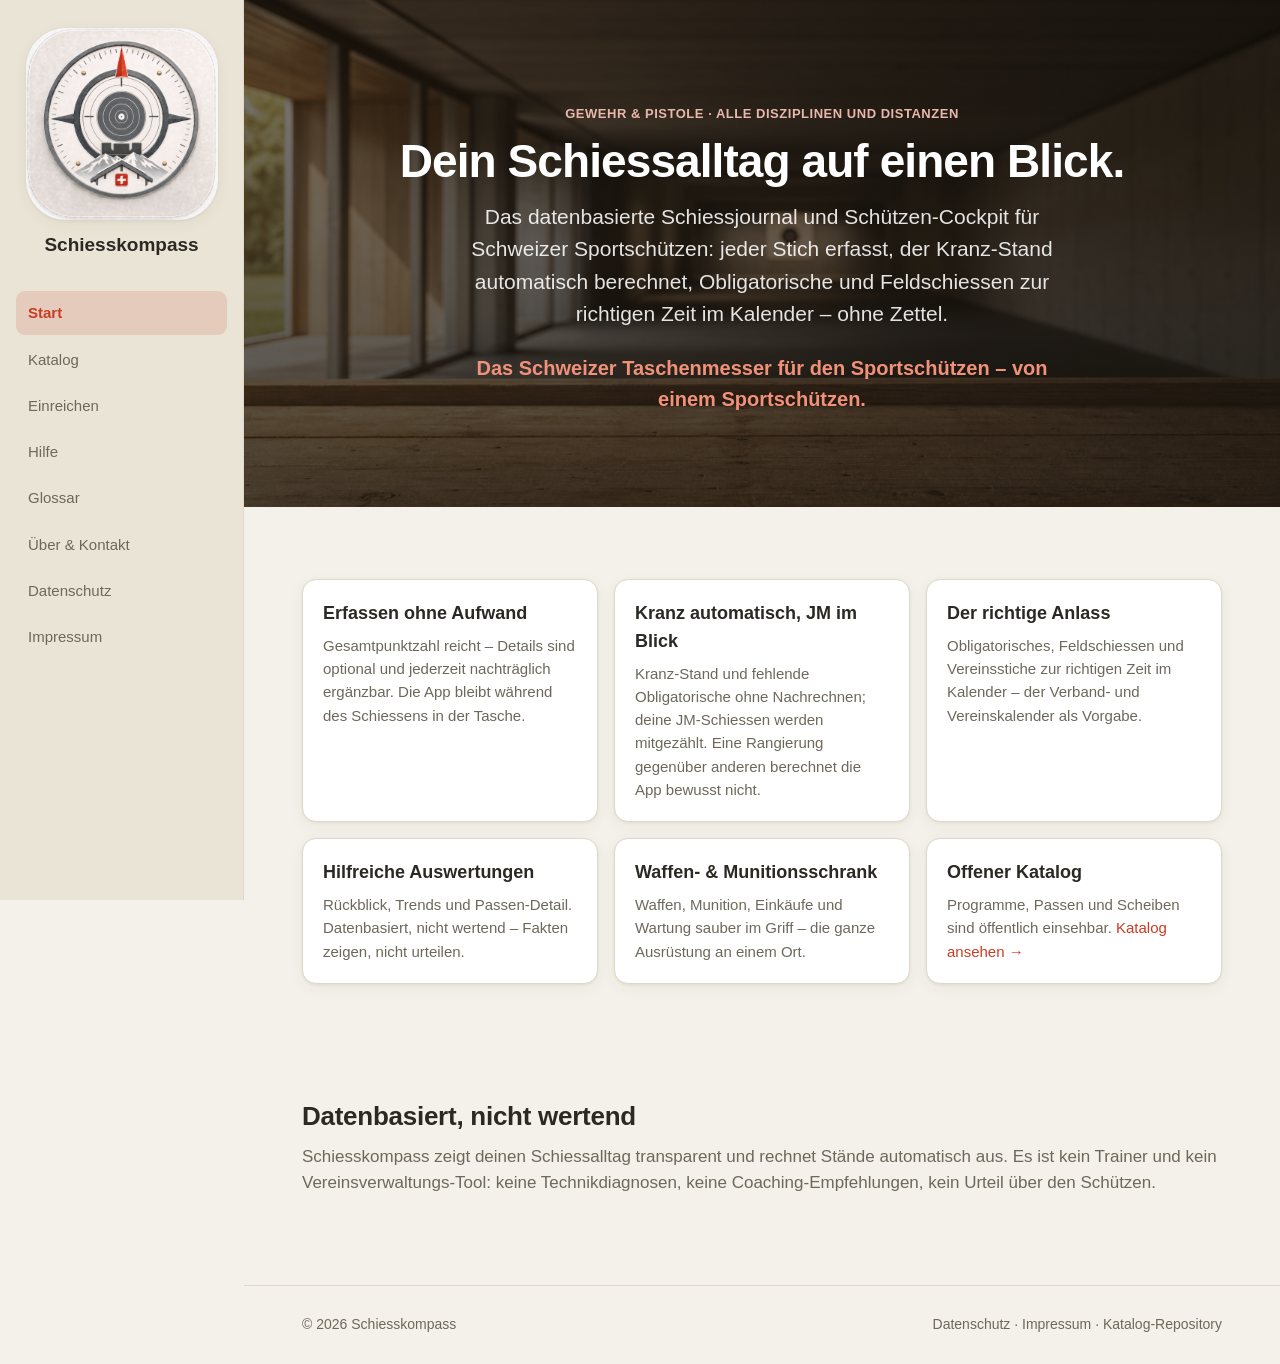
<file: index.html>
<!DOCTYPE html>
<html lang="de">
<head>
    <meta charset="utf-8">
    <meta name="viewport" content="width=device-width, initial-scale=1">
    <title>Schiesskompass – Dein Schiessalltag auf einen Blick</title>
    <meta name="description" content="Schiesskompass ist ein datenbasiertes Schiessjournal und Schützen-Cockpit für Schweizer Sportschützen. Jedes Schiessen erfasst, der Kranz-Stand automatisch berechnet.">
    <link rel="icon" type="image/png" href="assets/logo-180.png">
    <link rel="apple-touch-icon" href="assets/logo-180.png">
    <link rel="stylesheet" href="assets/style.css">
</head>
<body>
    <header class="site-header">
        <div class="wrap">
            <a class="brand" href="index.html"><img class="brand-logo" src="assets/logo.png" alt="Schiesskompass-Logo">Schiesskompass</a>
            <nav class="nav">
                <a href="index.html" class="active">Start</a>
                <a href="katalog.html">Katalog</a>
                <a href="einreichen.html">Einreichen</a>
                <a href="hilfe.html">Hilfe</a>
                <a href="glossar.html">Glossar</a>
                <a href="ueber.html">Über &amp; Kontakt</a>
                <a href="datenschutz.html">Datenschutz</a>
                <a href="impressum.html">Impressum</a>
            </nav>
        </div>
    </header>

    <main>
        <section class="hero">
            <div class="wrap">
                <div class="kicker">Gewehr &amp; Pistole · alle Disziplinen und Distanzen</div>
                <h1>Dein Schiessalltag auf einen Blick.</h1>
                <p class="lead">
                    Das datenbasierte Schiessjournal und Schützen-Cockpit für Schweizer Sportschützen:
                    jeder Stich erfasst, der Kranz-Stand automatisch berechnet, Obligatorische und
                    Feldschiessen zur richtigen Zeit im Kalender – ohne Zettel.
                </p>
                <p class="slogan">Das Schweizer Taschenmesser für den Sportschützen – von einem Sportschützen.</p>
            </div>
        </section>

        <section class="block">
            <div class="wrap">
                <div class="grid">
                    <div class="card">
                        <h3>Erfassen ohne Aufwand</h3>
                        <p>Gesamtpunktzahl reicht – Details sind optional und jederzeit nachträglich ergänzbar. Die App bleibt während des Schiessens in der Tasche.</p>
                    </div>
                    <div class="card">
                        <h3>Kranz automatisch, JM im Blick</h3>
                        <p>Kranz-Stand und fehlende Obligatorische ohne Nachrechnen; deine JM-Schiessen werden mitgezählt. Eine Rangierung gegenüber anderen berechnet die App bewusst nicht.</p>
                    </div>
                    <div class="card">
                        <h3>Der richtige Anlass</h3>
                        <p>Obligatorisches, Feldschiessen und Vereinsstiche zur richtigen Zeit im Kalender – der Verband- und Vereinskalender als Vorgabe.</p>
                    </div>
                    <div class="card">
                        <h3>Hilfreiche Auswertungen</h3>
                        <p>Rückblick, Trends und Passen-Detail. Datenbasiert, nicht wertend – Fakten zeigen, nicht urteilen.</p>
                    </div>
                    <div class="card">
                        <h3>Waffen- &amp; Munitionsschrank</h3>
                        <p>Waffen, Munition, Einkäufe und Wartung sauber im Griff – die ganze Ausrüstung an einem Ort.</p>
                    </div>
                    <div class="card">
                        <h3>Offener Katalog</h3>
                        <p>Programme, Passen und Scheiben sind öffentlich einsehbar. <a href="katalog.html">Katalog ansehen&nbsp;→</a></p>
                    </div>
                </div>
            </div>
        </section>

        <section class="block">
            <div class="wrap">
                <h2>Datenbasiert, nicht wertend</h2>
                <p class="sub">
                    Schiesskompass zeigt deinen Schiessalltag transparent und rechnet Stände automatisch aus.
                    Es ist kein Trainer und kein Vereinsverwaltungs-Tool: keine Technikdiagnosen, keine
                    Coaching-Empfehlungen, kein Urteil über den Schützen.
                </p>
            </div>
        </section>
    </main>

    <footer class="site-footer">
        <div class="wrap">
            <span>© <span id="year"></span> Schiesskompass</span>
            <span>
                <a href="datenschutz.html">Datenschutz</a> ·
                <a href="impressum.html">Impressum</a> ·
                <a href="https://github.com/Sportschuetze/Schiesskompass">Katalog-Repository</a>
            </span>
        </div>
    </footer>

    <script>document.getElementById("year").textContent = new Date().getFullYear();</script>
</body>
</html>
</file>
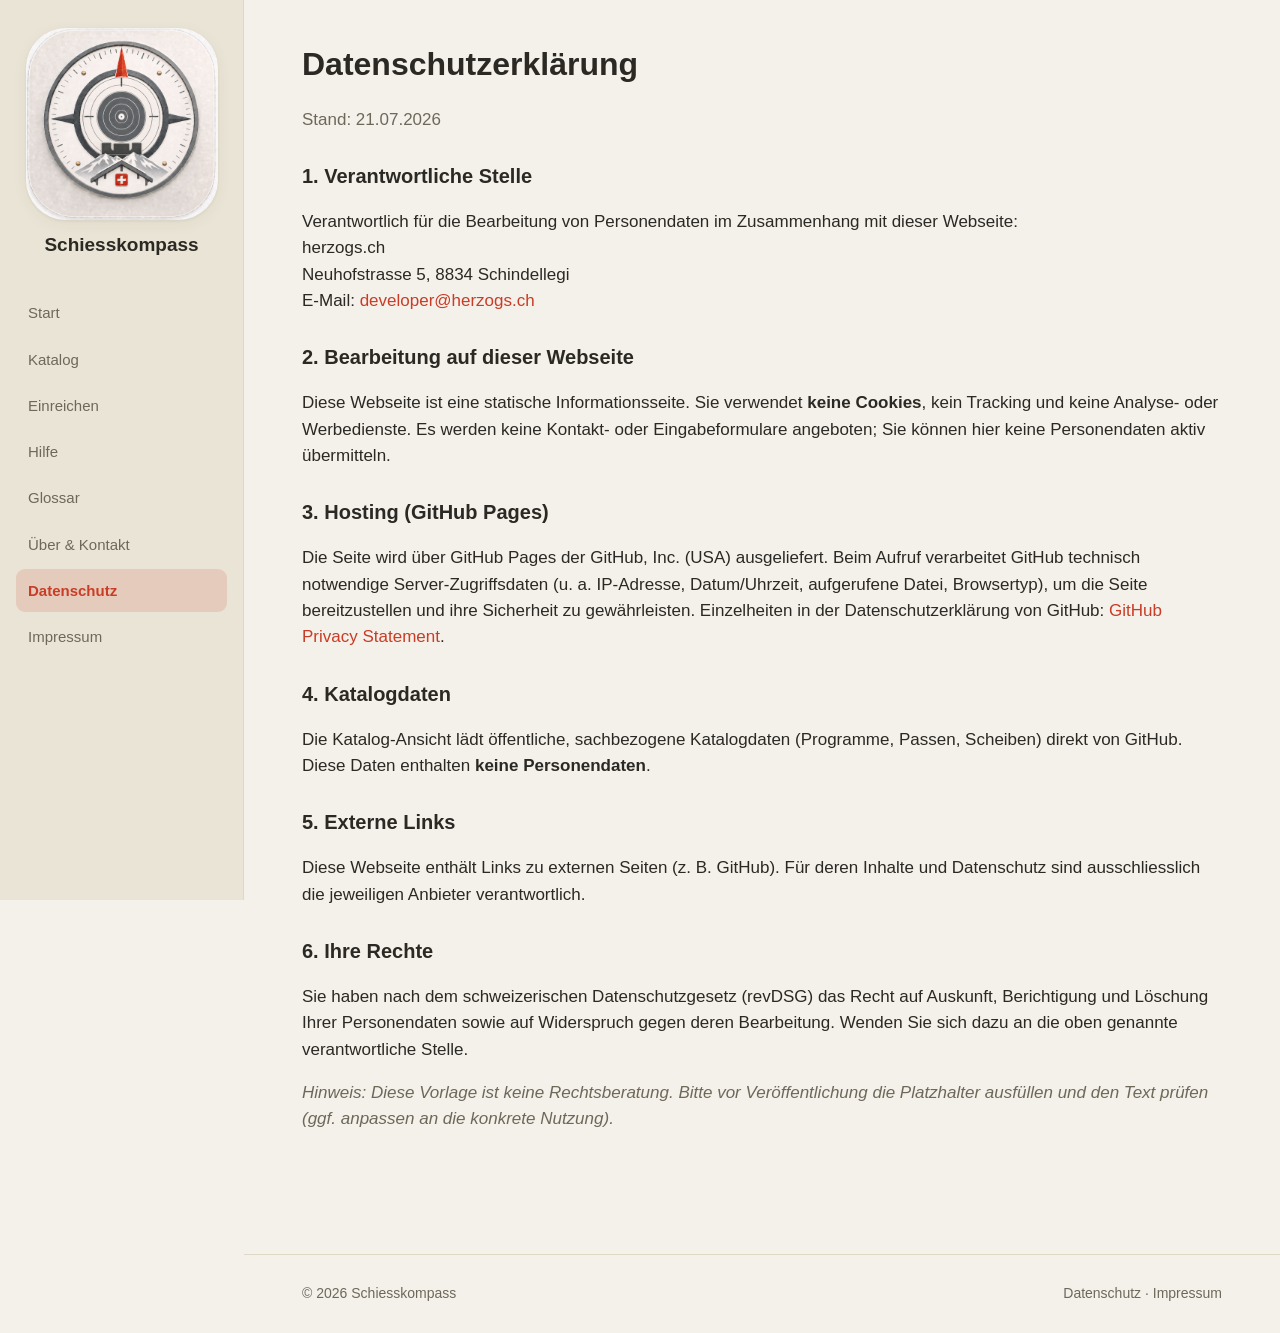
<file: datenschutz.html>
<!DOCTYPE html>
<html lang="de">
<head>
    <meta charset="utf-8">
    <meta name="viewport" content="width=device-width, initial-scale=1">
    <title>Datenschutz – Schiesskompass</title>
    <meta name="robots" content="noindex">
    <link rel="icon" type="image/png" href="assets/logo-180.png">
    <link rel="apple-touch-icon" href="assets/logo-180.png">
    <link rel="stylesheet" href="assets/style.css">
</head>
<body>
    <header class="site-header">
        <div class="wrap">
            <a class="brand" href="index.html"><img class="brand-logo" src="assets/logo.png" alt="Schiesskompass-Logo">Schiesskompass</a>
            <nav class="nav">
                <a href="index.html">Start</a>
                <a href="katalog.html">Katalog</a>
                <a href="einreichen.html">Einreichen</a>
                <a href="hilfe.html">Hilfe</a>
                <a href="glossar.html">Glossar</a>
                <a href="ueber.html">Über &amp; Kontakt</a>
                <a href="datenschutz.html" class="active">Datenschutz</a>
                <a href="impressum.html">Impressum</a>
            </nav>
        </div>
    </header>

    <main class="content">
        <div class="wrap">
            <h1>Datenschutzerklärung</h1>
            <p class="muted">Stand: 21.07.2026</p>

            <h2>1. Verantwortliche Stelle</h2>
            <p>
                Verantwortlich für die Bearbeitung von Personendaten im Zusammenhang mit dieser Webseite:<br>
                herzogs.ch<br>
                Neuhofstrasse 5, 8834 Schindellegi<br>
                E-Mail: <a href="mailto:developer@herzogs.ch">developer@herzogs.ch</a>
            </p>

            <h2>2. Bearbeitung auf dieser Webseite</h2>
            <p>
                Diese Webseite ist eine statische Informationsseite. Sie verwendet
                <strong>keine Cookies</strong>, kein Tracking und keine Analyse- oder Werbedienste.
                Es werden keine Kontakt- oder Eingabeformulare angeboten; Sie können hier keine
                Personendaten aktiv übermitteln.
            </p>

            <h2>3. Hosting (GitHub Pages)</h2>
            <p>
                Die Seite wird über GitHub Pages der GitHub, Inc. (USA) ausgeliefert. Beim Aufruf
                verarbeitet GitHub technisch notwendige Server-Zugriffsdaten (u.&nbsp;a. IP-Adresse,
                Datum/Uhrzeit, aufgerufene Datei, Browsertyp), um die Seite bereitzustellen und ihre
                Sicherheit zu gewährleisten. Einzelheiten in der Datenschutzerklärung von GitHub:
                <a href="https://docs.github.com/site-policy/privacy-policies/github-general-privacy-statement">GitHub Privacy Statement</a>.
            </p>

            <h2>4. Katalogdaten</h2>
            <p>
                Die Katalog-Ansicht lädt öffentliche, sachbezogene Katalogdaten (Programme, Passen,
                Scheiben) direkt von GitHub. Diese Daten enthalten <strong>keine Personendaten</strong>.
            </p>

            <h2>5. Externe Links</h2>
            <p>
                Diese Webseite enthält Links zu externen Seiten (z.&nbsp;B. GitHub). Für deren Inhalte
                und Datenschutz sind ausschliesslich die jeweiligen Anbieter verantwortlich.
            </p>

            <h2>6. Ihre Rechte</h2>
            <p>
                Sie haben nach dem schweizerischen Datenschutzgesetz (revDSG) das Recht auf Auskunft,
                Berichtigung und Löschung Ihrer Personendaten sowie auf Widerspruch gegen deren
                Bearbeitung. Wenden Sie sich dazu an die oben genannte verantwortliche Stelle.
            </p>

            <p class="muted"><em>Hinweis: Diese Vorlage ist keine Rechtsberatung. Bitte vor Veröffentlichung
            die Platzhalter ausfüllen und den Text prüfen (ggf. anpassen an die konkrete Nutzung).</em></p>
        </div>
    </main>

    <footer class="site-footer">
        <div class="wrap">
            <span>© <span id="year"></span> Schiesskompass</span>
            <span><a href="datenschutz.html">Datenschutz</a> · <a href="impressum.html">Impressum</a></span>
        </div>
    </footer>
    <script>document.getElementById("year").textContent = new Date().getFullYear();</script>
</body>
</html>
</file>
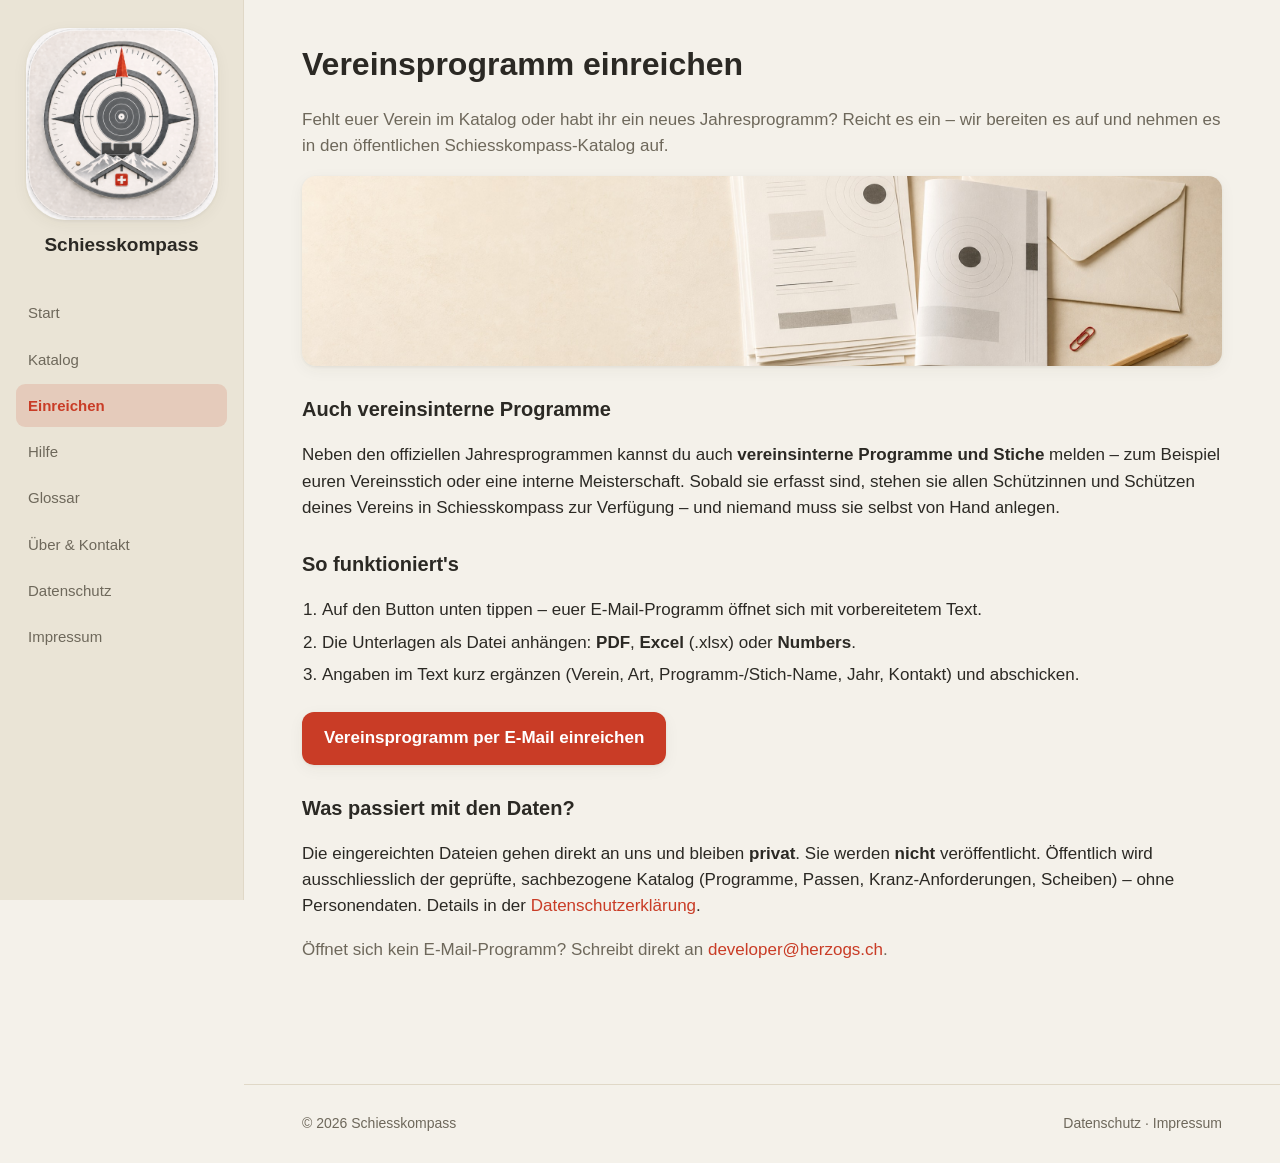
<file: einreichen.html>
<!DOCTYPE html>
<html lang="de">
<head>
    <meta charset="utf-8">
    <meta name="viewport" content="width=device-width, initial-scale=1">
    <title>Vereinsprogramm einreichen – Schiesskompass</title>
    <meta name="description" content="Vereine können ihr Jahresprogramm für den Schiesskompass-Katalog einreichen – als PDF, Excel oder Numbers.">
    <link rel="icon" type="image/png" href="assets/logo-180.png">
    <link rel="apple-touch-icon" href="assets/logo-180.png">
    <link rel="stylesheet" href="assets/style.css">
</head>
<body>
    <header class="site-header">
        <div class="wrap">
            <a class="brand" href="index.html"><img class="brand-logo" src="assets/logo.png" alt="Schiesskompass-Logo">Schiesskompass</a>
            <nav class="nav">
                <a href="index.html">Start</a>
                <a href="katalog.html">Katalog</a>
                <a href="einreichen.html" class="active">Einreichen</a>
                <a href="hilfe.html">Hilfe</a>
                <a href="glossar.html">Glossar</a>
                <a href="ueber.html">Über &amp; Kontakt</a>
                <a href="datenschutz.html">Datenschutz</a>
                <a href="impressum.html">Impressum</a>
            </nav>
        </div>
    </header>

    <main class="content">
        <div class="wrap">
            <h1>Vereinsprogramm einreichen</h1>
            <p class="muted">
                Fehlt euer Verein im Katalog oder habt ihr ein neues Jahresprogramm? Reicht es ein –
                wir bereiten es auf und nehmen es in den öffentlichen Schiesskompass-Katalog auf.
            </p>

            <img class="figure-img banner" loading="lazy" src="assets/img/einreichen.jpg" alt="Stapel von Programmblättern, Kuvert und Bleistift auf hellem Tisch">


            <h2>Auch vereinsinterne Programme</h2>
            <p>
                Neben den offiziellen Jahresprogrammen kannst du auch <strong>vereinsinterne
                Programme und Stiche</strong> melden – zum Beispiel euren Vereinsstich oder eine
                interne Meisterschaft. Sobald sie erfasst sind, stehen sie allen Schützinnen und
                Schützen deines Vereins in Schiesskompass zur Verfügung – und niemand muss sie
                selbst von Hand anlegen.
            </p>

            <h2>So funktioniert's</h2>
            <ol>
                <li>Auf den Button unten tippen – euer E-Mail-Programm öffnet sich mit vorbereitetem Text.</li>
                <li>Die Unterlagen als Datei anhängen: <strong>PDF</strong>, <strong>Excel</strong> (.xlsx) oder <strong>Numbers</strong>.</li>
                <li>Angaben im Text kurz ergänzen (Verein, Art, Programm-/Stich-Name, Jahr, Kontakt) und abschicken.</li>
            </ol>

            <p style="margin:24px 0;">
                <a class="btn-primary" href="mailto:developer@herzogs.ch?subject=Vereinsprogramm%20einreichen&body=Verein%3A%0D%0AArt%20(Jahresprogramm%20%2F%20vereinsinternes%20Programm%20%2F%20Stich)%3A%0D%0AProgramm-%20%2F%20Stich-Name%3A%0D%0AKanton%20%2F%20Verband%3A%0D%0AJahr%3A%0D%0ADisziplin(en)%3A%0D%0AKontaktperson%3A%0D%0ATelefon%20%2F%20E-Mail%3A%0D%0A%0D%0ABitte%20die%20Unterlagen%20als%20PDF%2C%20Excel%20oder%20Numbers%20an%20dieses%20E-Mail%20anh%C3%A4ngen.%20Herzlichen%20Dank%21">
                    Vereinsprogramm per E-Mail einreichen
                </a>
            </p>

            <h2>Was passiert mit den Daten?</h2>
            <p>
                Die eingereichten Dateien gehen direkt an uns und bleiben <strong>privat</strong>. Sie werden
                <strong>nicht</strong> veröffentlicht. Öffentlich wird ausschliesslich der geprüfte,
                sachbezogene Katalog (Programme, Passen, Kranz-Anforderungen, Scheiben) – ohne
                Personendaten. Details in der <a href="datenschutz.html">Datenschutzerklärung</a>.
            </p>

            <p class="muted">
                Öffnet sich kein E-Mail-Programm? Schreibt direkt an
                <a href="mailto:developer@herzogs.ch">developer@herzogs.ch</a>.
            </p>
        </div>
    </main>

    <footer class="site-footer">
        <div class="wrap">
            <span>© <span id="year"></span> Schiesskompass</span>
            <span><a href="datenschutz.html">Datenschutz</a> · <a href="impressum.html">Impressum</a></span>
        </div>
    </footer>
    <script>document.getElementById("year").textContent = new Date().getFullYear();</script>
</body>
</html>
</file>
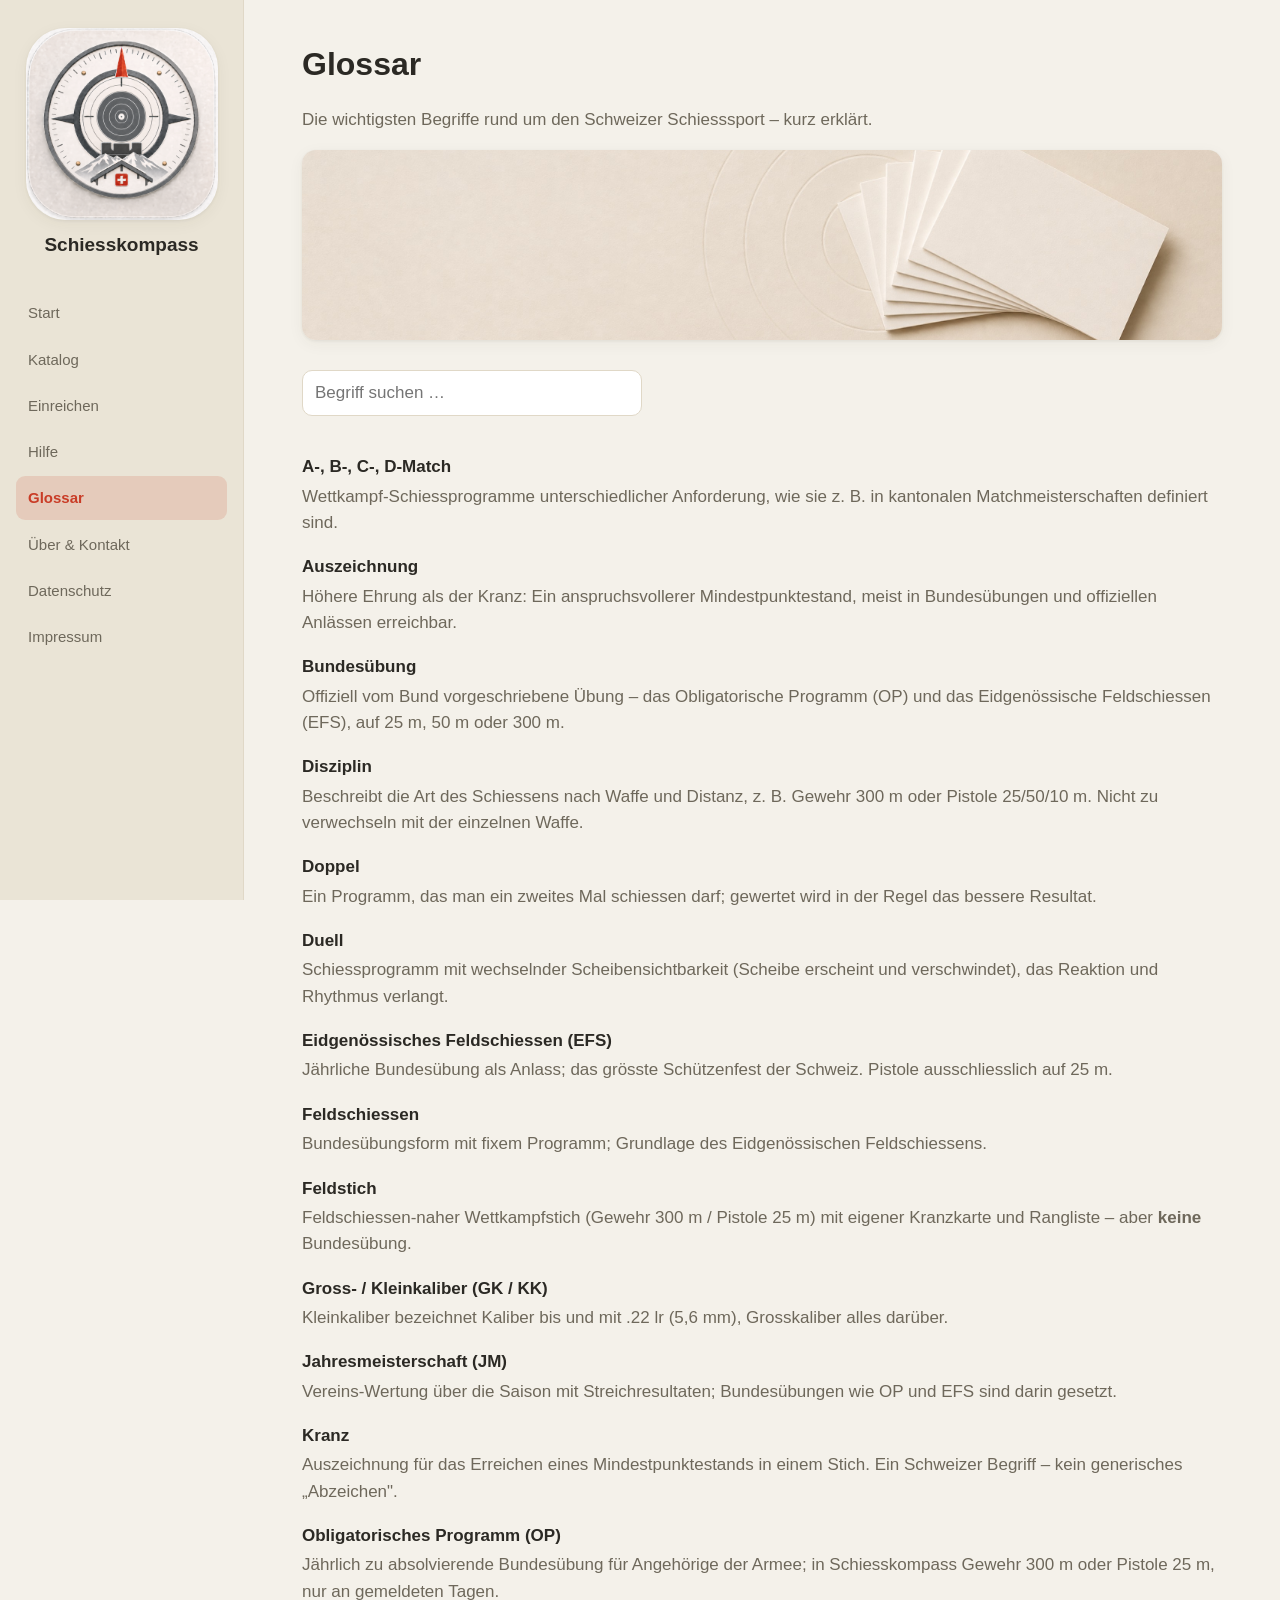
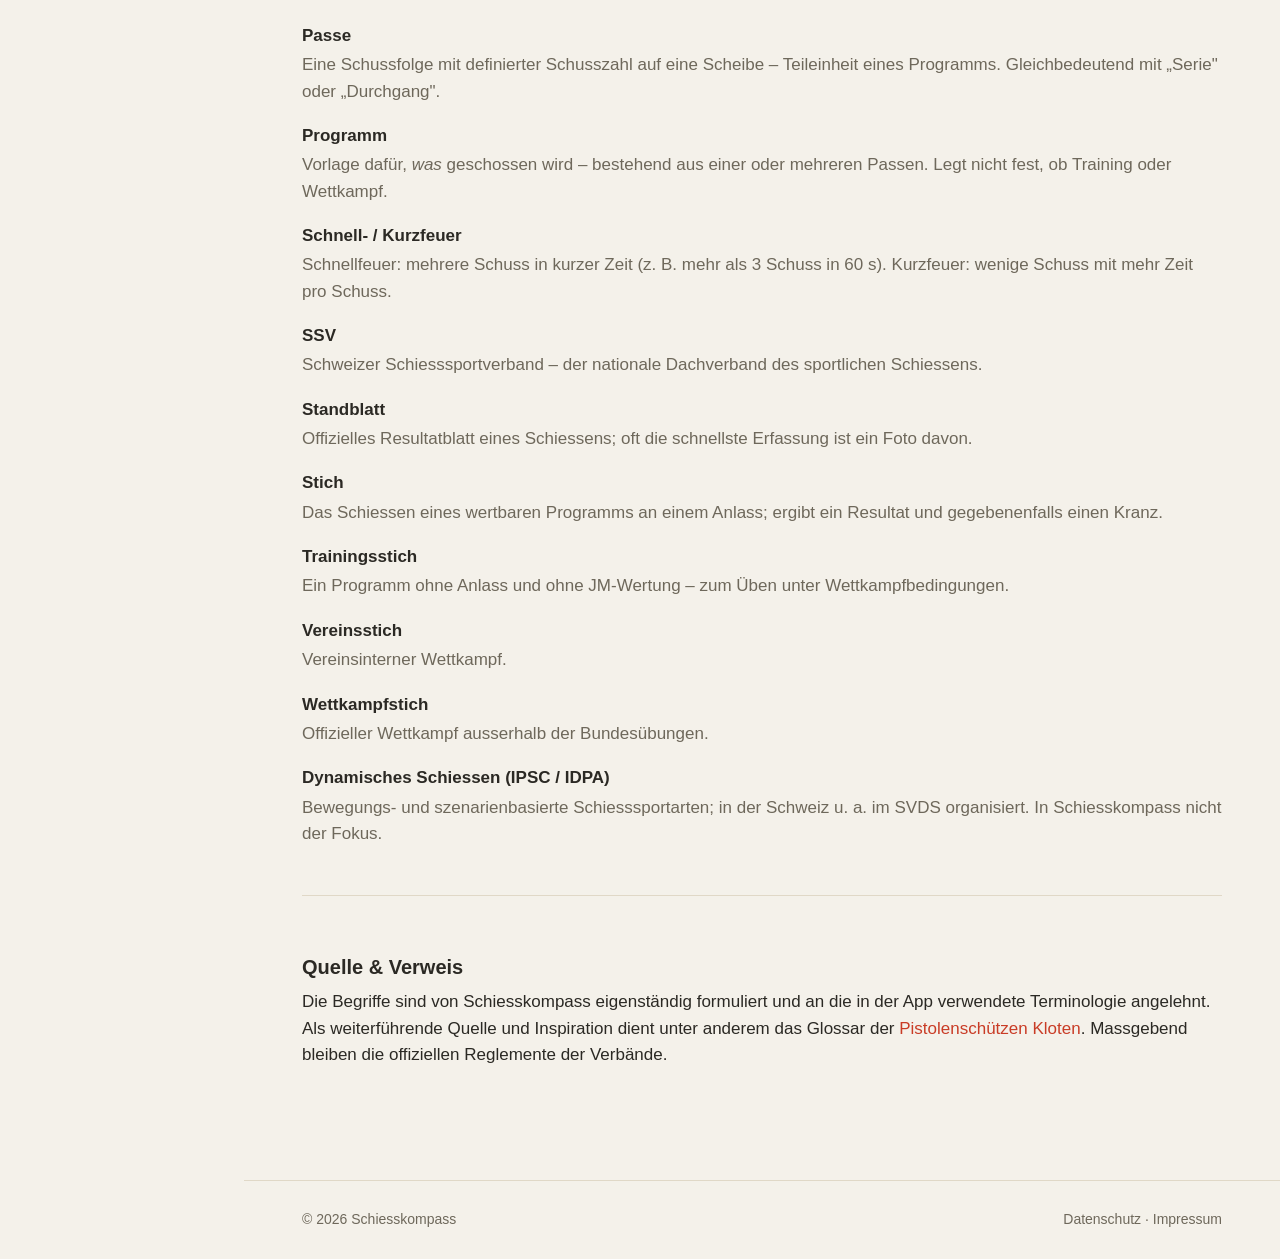
<file: glossar.html>
<!DOCTYPE html>
<html lang="de">
<head>
    <meta charset="utf-8">
    <meta name="viewport" content="width=device-width, initial-scale=1">
    <title>Glossar – Schiesskompass</title>
    <meta name="description" content="Glossar der wichtigsten Begriffe im Schweizer Schiesssport: Stich, Passe, Kranz, Bundesübung, Feldschiessen und mehr.">
    <link rel="icon" type="image/png" href="assets/logo-180.png">
    <link rel="apple-touch-icon" href="assets/logo-180.png">
    <link rel="stylesheet" href="assets/style.css">
</head>
<body>
    <header class="site-header">
        <div class="wrap">
            <a class="brand" href="index.html"><img class="brand-logo" src="assets/logo.png" alt="Schiesskompass-Logo">Schiesskompass</a>
            <nav class="nav">
                <a href="index.html">Start</a>
                <a href="katalog.html">Katalog</a>
                <a href="einreichen.html">Einreichen</a>
                <a href="hilfe.html">Hilfe</a>
                <a href="glossar.html" class="active">Glossar</a>
                <a href="ueber.html">Über &amp; Kontakt</a>
                <a href="datenschutz.html">Datenschutz</a>
                <a href="impressum.html">Impressum</a>
            </nav>
        </div>
    </header>

    <main class="content">
        <div class="wrap">
            <h1>Glossar</h1>
            <p class="muted">
                Die wichtigsten Begriffe rund um den Schweizer Schiesssport – kurz erklärt.
            </p>

            <img class="figure-img banner" loading="lazy" src="assets/img/glossar.jpg" alt="Aufgefächerte leere Karteikarten und Bleistift auf hellem Tisch">

            <input type="search" id="q" class="glossary-search" placeholder="Begriff suchen …" autocomplete="off">

            <dl class="glossary" id="glossary">
                <dt>A-, B-, C-, D-Match</dt>
                <dd>Wettkampf-Schiessprogramme unterschiedlicher Anforderung, wie sie z.&nbsp;B. in kantonalen Matchmeisterschaften definiert sind.</dd>

                <dt>Auszeichnung</dt>
                <dd>Höhere Ehrung als der Kranz: Ein anspruchsvollerer Mindestpunktestand, meist in Bundesübungen und offiziellen Anlässen erreichbar.</dd>

                <dt>Bundesübung</dt>
                <dd>Offiziell vom Bund vorgeschriebene Übung – das Obligatorische Programm (OP) und das Eidgenössische Feldschiessen (EFS), auf 25&nbsp;m, 50&nbsp;m oder 300&nbsp;m.</dd>

                <dt>Disziplin</dt>
                <dd>Beschreibt die Art des Schiessens nach Waffe und Distanz, z.&nbsp;B. Gewehr 300&nbsp;m oder Pistole 25/50/10&nbsp;m. Nicht zu verwechseln mit der einzelnen Waffe.</dd>

                <dt>Doppel</dt>
                <dd>Ein Programm, das man ein zweites Mal schiessen darf; gewertet wird in der Regel das bessere Resultat.</dd>

                <dt>Duell</dt>
                <dd>Schiessprogramm mit wechselnder Scheibensichtbarkeit (Scheibe erscheint und verschwindet), das Reaktion und Rhythmus verlangt.</dd>

                <dt>Eidgenössisches Feldschiessen (EFS)</dt>
                <dd>Jährliche Bundesübung als Anlass; das grösste Schützenfest der Schweiz. Pistole ausschliesslich auf 25&nbsp;m.</dd>

                <dt>Feldschiessen</dt>
                <dd>Bundesübungsform mit fixem Programm; Grundlage des Eidgenössischen Feldschiessens.</dd>

                <dt>Feldstich</dt>
                <dd>Feldschiessen-naher Wettkampfstich (Gewehr 300&nbsp;m / Pistole 25&nbsp;m) mit eigener Kranzkarte und Rangliste – aber <strong>keine</strong> Bundesübung.</dd>

                <dt>Gross- / Kleinkaliber (GK / KK)</dt>
                <dd>Kleinkaliber bezeichnet Kaliber bis und mit .22&nbsp;lr (5,6&nbsp;mm), Grosskaliber alles darüber.</dd>

                <dt>Jahresmeisterschaft (JM)</dt>
                <dd>Vereins-Wertung über die Saison mit Streichresultaten; Bundesübungen wie OP und EFS sind darin gesetzt.</dd>

                <dt>Kranz</dt>
                <dd>Auszeichnung für das Erreichen eines Mindestpunktestands in einem Stich. Ein Schweizer Begriff – kein generisches „Abzeichen".</dd>

                <dt>Obligatorisches Programm (OP)</dt>
                <dd>Jährlich zu absolvierende Bundesübung für Angehörige der Armee; in Schiesskompass Gewehr 300&nbsp;m oder Pistole 25&nbsp;m, nur an gemeldeten Tagen.</dd>

                <dt>Passe</dt>
                <dd>Eine Schussfolge mit definierter Schusszahl auf eine Scheibe – Teileinheit eines Programms. Gleichbedeutend mit „Serie" oder „Durchgang".</dd>

                <dt>Programm</dt>
                <dd>Vorlage dafür, <em>was</em> geschossen wird – bestehend aus einer oder mehreren Passen. Legt nicht fest, ob Training oder Wettkampf.</dd>

                <dt>Schnell- / Kurzfeuer</dt>
                <dd>Schnellfeuer: mehrere Schuss in kurzer Zeit (z.&nbsp;B. mehr als 3 Schuss in 60&nbsp;s). Kurzfeuer: wenige Schuss mit mehr Zeit pro Schuss.</dd>

                <dt>SSV</dt>
                <dd>Schweizer Schiesssportverband – der nationale Dachverband des sportlichen Schiessens.</dd>

                <dt>Standblatt</dt>
                <dd>Offizielles Resultatblatt eines Schiessens; oft die schnellste Erfassung ist ein Foto davon.</dd>

                <dt>Stich</dt>
                <dd>Das Schiessen eines wertbaren Programms an einem Anlass; ergibt ein Resultat und gegebenenfalls einen Kranz.</dd>

                <dt>Trainingsstich</dt>
                <dd>Ein Programm ohne Anlass und ohne JM-Wertung – zum Üben unter Wettkampfbedingungen.</dd>

                <dt>Vereinsstich</dt>
                <dd>Vereinsinterner Wettkampf.</dd>

                <dt>Wettkampfstich</dt>
                <dd>Offizieller Wettkampf ausserhalb der Bundesübungen.</dd>

                <dt>Dynamisches Schiessen (IPSC / IDPA)</dt>
                <dd>Bewegungs- und szenarienbasierte Schiesssportarten; in der Schweiz u.&nbsp;a. im SVDS organisiert. In Schiesskompass nicht der Fokus.</dd>
            </dl>

            <p id="glossary-empty" class="status" hidden>Kein Begriff gefunden.</p>

            <section class="sources">
                <h2>Quelle &amp; Verweis</h2>
                <p>
                    Die Begriffe sind von Schiesskompass eigenständig formuliert und an die in der App
                    verwendete Terminologie angelehnt. Als weiterführende Quelle und Inspiration dient
                    unter anderem das Glossar der
                    <a href="https://www.pskloten.ch/grundlagen/glossar">Pistolenschützen Kloten</a>.
                    Massgebend bleiben die offiziellen Reglemente der Verbände.
                </p>
            </section>
        </div>
    </main>

    <footer class="site-footer">
        <div class="wrap">
            <span>© <span id="year"></span> Schiesskompass</span>
            <span><a href="datenschutz.html">Datenschutz</a> · <a href="impressum.html">Impressum</a></span>
        </div>
    </footer>

    <script>
        document.getElementById("year").textContent = new Date().getFullYear();
        // Einfache Live-Filterung des Glossars.
        const q = document.getElementById("q");
        const dl = document.getElementById("glossary");
        const empty = document.getElementById("glossary-empty");
        q.addEventListener("input", () => {
            const term = q.value.trim().toLowerCase();
            let shown = 0;
            const dts = dl.querySelectorAll("dt");
            dts.forEach(dt => {
                const dd = dt.nextElementSibling;
                const match = !term
                    || dt.textContent.toLowerCase().includes(term)
                    || (dd && dd.textContent.toLowerCase().includes(term));
                dt.hidden = !match;
                if (dd) dd.hidden = !match;
                if (match) shown++;
            });
            empty.hidden = shown > 0;
        });
    </script>
</body>
</html>
</file>
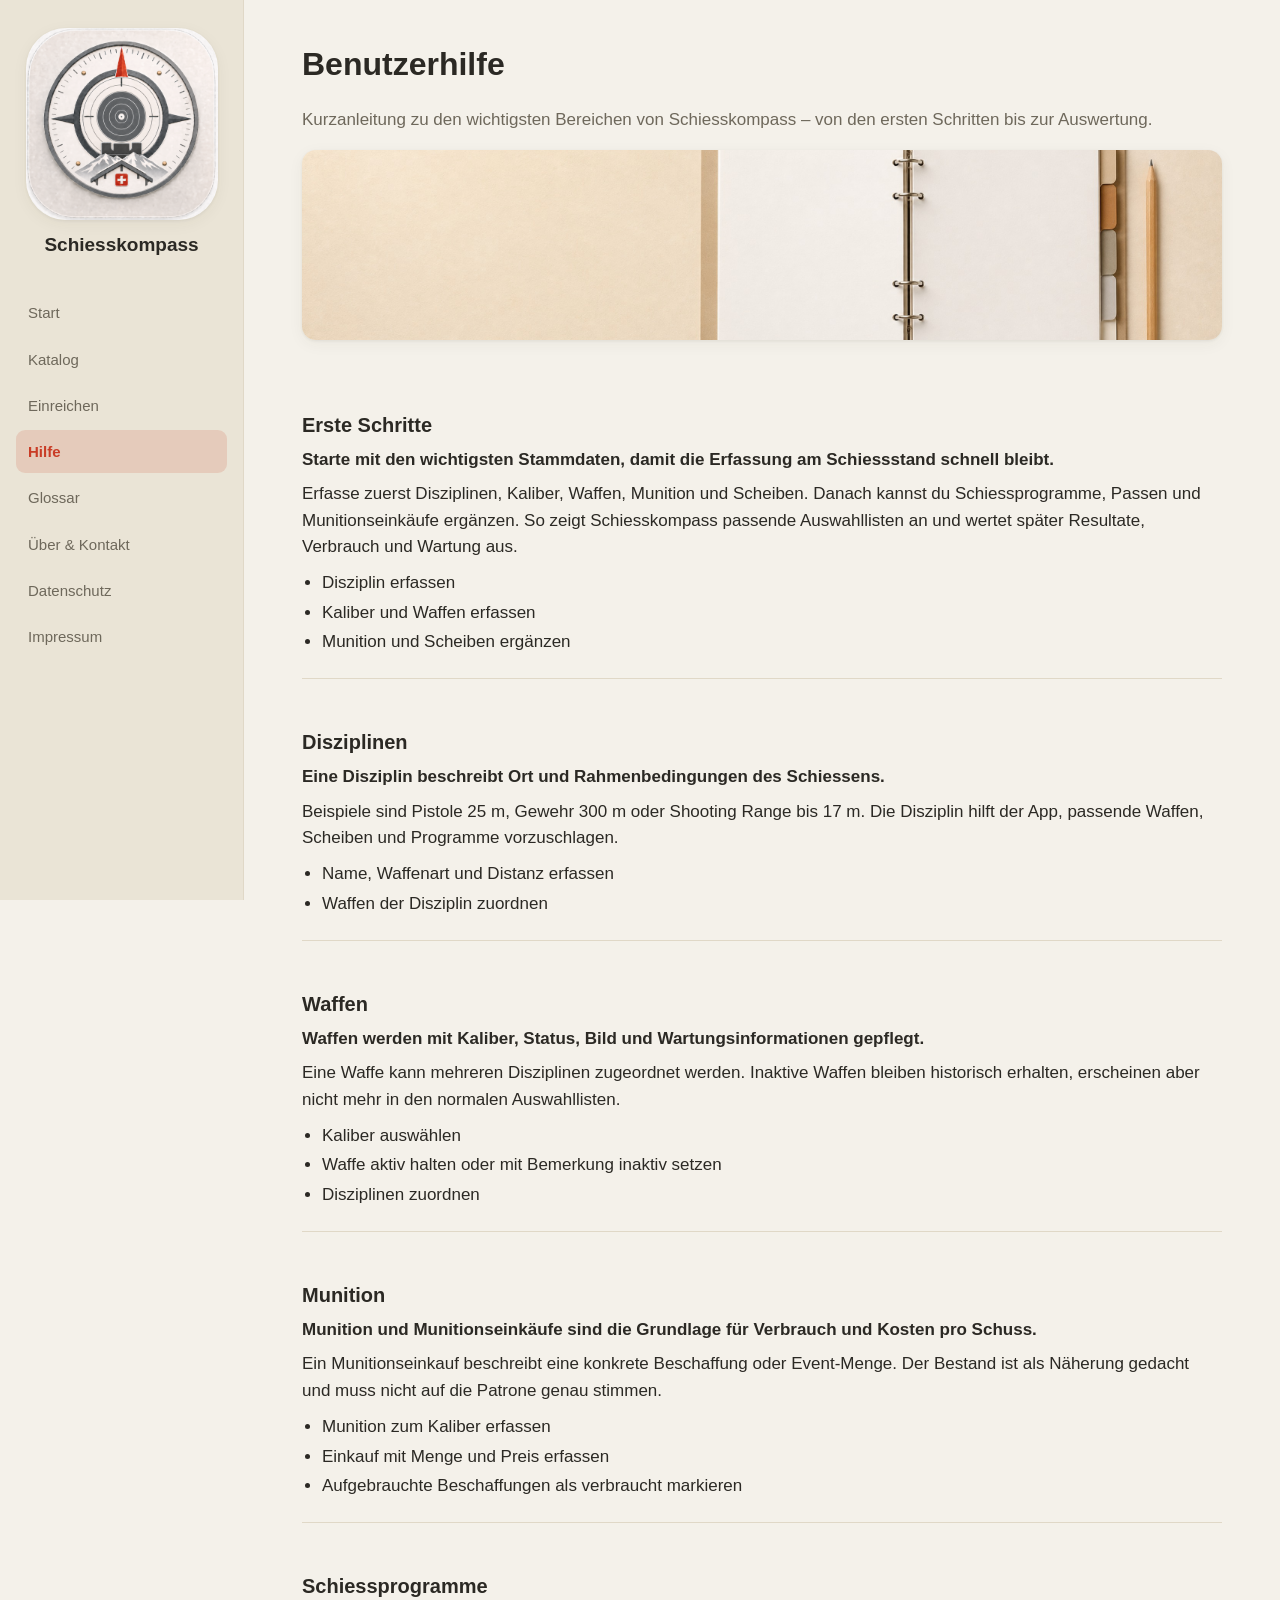
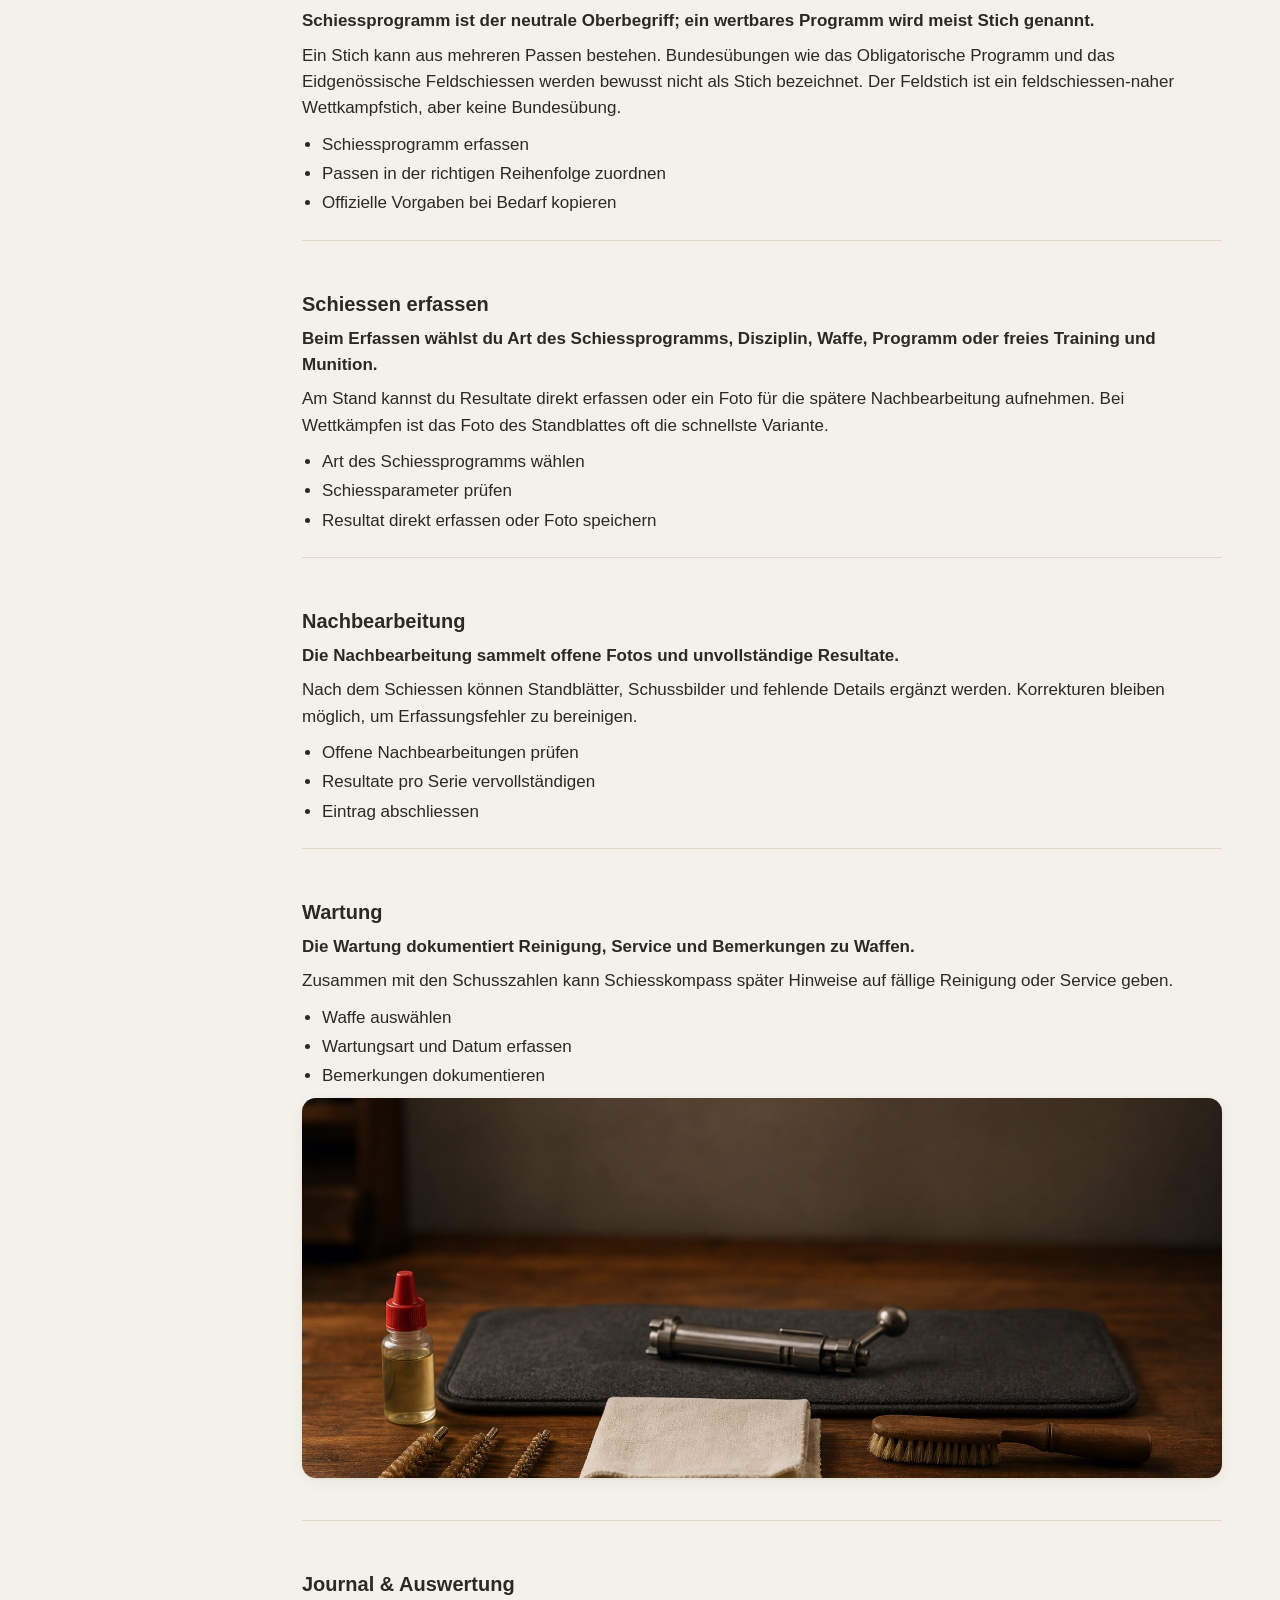
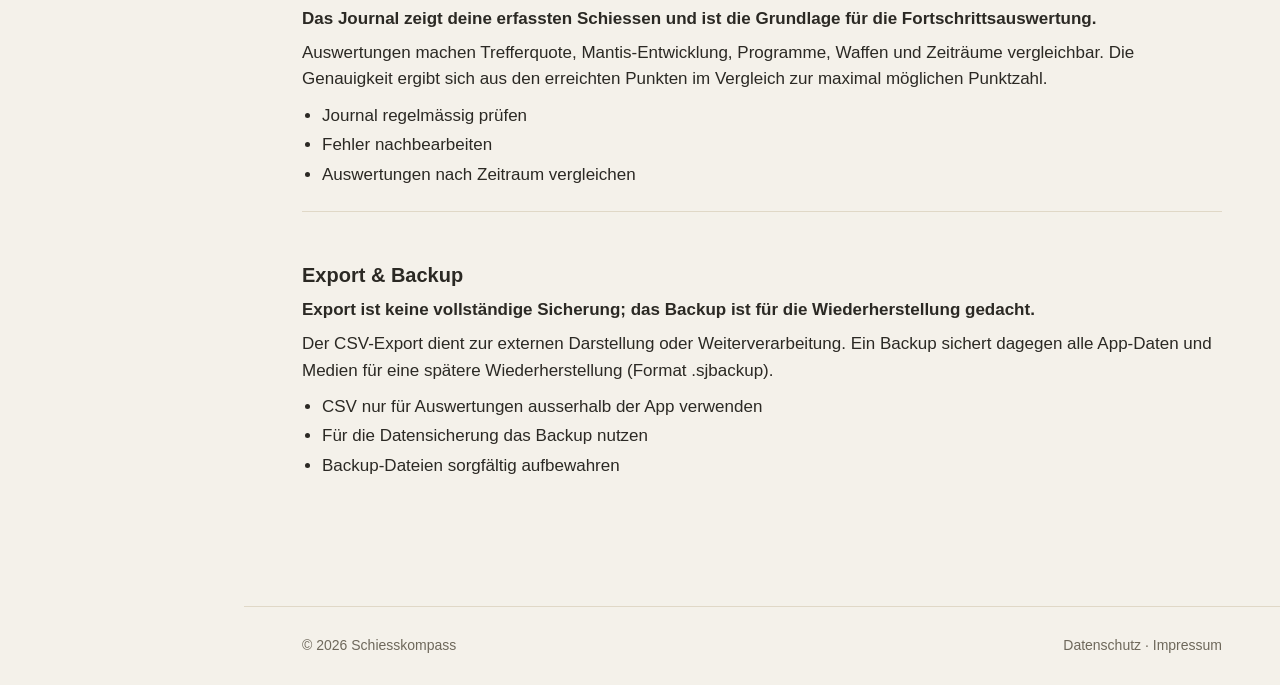
<file: hilfe.html>
<!DOCTYPE html>
<html lang="de">
<head>
    <meta charset="utf-8">
    <meta name="viewport" content="width=device-width, initial-scale=1">
    <title>Hilfe – Schiesskompass</title>
    <meta name="description" content="Benutzerhilfe für Schiesskompass: Erste Schritte, Stammdaten, Schiessen erfassen, Auswertung, Backup.">
    <link rel="icon" type="image/png" href="assets/logo-180.png">
    <link rel="apple-touch-icon" href="assets/logo-180.png">
    <link rel="stylesheet" href="assets/style.css">
</head>
<body>
    <header class="site-header">
        <div class="wrap">
            <a class="brand" href="index.html"><img class="brand-logo" src="assets/logo.png" alt="Schiesskompass-Logo">Schiesskompass</a>
            <nav class="nav">
                <a href="index.html">Start</a>
                <a href="katalog.html">Katalog</a>
                <a href="einreichen.html">Einreichen</a>
                <a href="hilfe.html" class="active">Hilfe</a>
                <a href="glossar.html">Glossar</a>
                <a href="ueber.html">Über &amp; Kontakt</a>
                <a href="datenschutz.html">Datenschutz</a>
                <a href="impressum.html">Impressum</a>
            </nav>
        </div>
    </header>

    <main class="content">
        <div class="wrap">
            <h1>Benutzerhilfe</h1>
            <p class="muted">
                Kurzanleitung zu den wichtigsten Bereichen von Schiesskompass – von den ersten
                Schritten bis zur Auswertung.
            </p>

            <img class="figure-img banner" loading="lazy" src="assets/img/hilfe.jpg" alt="Offener Ordner mit Register und Bleistift auf hellem Tisch">

            <article class="help-topic">
                <h2>Erste Schritte</h2>
                <p class="lead-sm">Starte mit den wichtigsten Stammdaten, damit die Erfassung am Schiessstand schnell bleibt.</p>
                <p>Erfasse zuerst Disziplinen, Kaliber, Waffen, Munition und Scheiben. Danach kannst du Schiessprogramme, Passen und Munitionseinkäufe ergänzen. So zeigt Schiesskompass passende Auswahllisten an und wertet später Resultate, Verbrauch und Wartung aus.</p>
                <ul><li>Disziplin erfassen</li><li>Kaliber und Waffen erfassen</li><li>Munition und Scheiben ergänzen</li></ul>
            </article>

            <article class="help-topic">
                <h2>Disziplinen</h2>
                <p class="lead-sm">Eine Disziplin beschreibt Ort und Rahmenbedingungen des Schiessens.</p>
                <p>Beispiele sind Pistole 25 m, Gewehr 300 m oder Shooting Range bis 17 m. Die Disziplin hilft der App, passende Waffen, Scheiben und Programme vorzuschlagen.</p>
                <ul><li>Name, Waffenart und Distanz erfassen</li><li>Waffen der Disziplin zuordnen</li></ul>
            </article>

            <article class="help-topic">
                <h2>Waffen</h2>
                <p class="lead-sm">Waffen werden mit Kaliber, Status, Bild und Wartungsinformationen gepflegt.</p>
                <p>Eine Waffe kann mehreren Disziplinen zugeordnet werden. Inaktive Waffen bleiben historisch erhalten, erscheinen aber nicht mehr in den normalen Auswahllisten.</p>
                <ul><li>Kaliber auswählen</li><li>Waffe aktiv halten oder mit Bemerkung inaktiv setzen</li><li>Disziplinen zuordnen</li></ul>
            </article>

            <article class="help-topic">
                <h2>Munition</h2>
                <p class="lead-sm">Munition und Munitionseinkäufe sind die Grundlage für Verbrauch und Kosten pro Schuss.</p>
                <p>Ein Munitionseinkauf beschreibt eine konkrete Beschaffung oder Event-Menge. Der Bestand ist als Näherung gedacht und muss nicht auf die Patrone genau stimmen.</p>
                <ul><li>Munition zum Kaliber erfassen</li><li>Einkauf mit Menge und Preis erfassen</li><li>Aufgebrauchte Beschaffungen als verbraucht markieren</li></ul>
            </article>

            <article class="help-topic">
                <h2>Schiessprogramme</h2>
                <p class="lead-sm">Schiessprogramm ist der neutrale Oberbegriff; ein wertbares Programm wird meist Stich genannt.</p>
                <p>Ein Stich kann aus mehreren Passen bestehen. Bundesübungen wie das Obligatorische Programm und das Eidgenössische Feldschiessen werden bewusst nicht als Stich bezeichnet. Der Feldstich ist ein feldschiessen-naher Wettkampfstich, aber keine Bundesübung.</p>
                <ul><li>Schiessprogramm erfassen</li><li>Passen in der richtigen Reihenfolge zuordnen</li><li>Offizielle Vorgaben bei Bedarf kopieren</li></ul>
            </article>

            <article class="help-topic">
                <h2>Schiessen erfassen</h2>
                <p class="lead-sm">Beim Erfassen wählst du Art des Schiessprogramms, Disziplin, Waffe, Programm oder freies Training und Munition.</p>
                <p>Am Stand kannst du Resultate direkt erfassen oder ein Foto für die spätere Nachbearbeitung aufnehmen. Bei Wettkämpfen ist das Foto des Standblattes oft die schnellste Variante.</p>
                <ul><li>Art des Schiessprogramms wählen</li><li>Schiessparameter prüfen</li><li>Resultat direkt erfassen oder Foto speichern</li></ul>
            </article>

            <article class="help-topic">
                <h2>Nachbearbeitung</h2>
                <p class="lead-sm">Die Nachbearbeitung sammelt offene Fotos und unvollständige Resultate.</p>
                <p>Nach dem Schiessen können Standblätter, Schussbilder und fehlende Details ergänzt werden. Korrekturen bleiben möglich, um Erfassungsfehler zu bereinigen.</p>
                <ul><li>Offene Nachbearbeitungen prüfen</li><li>Resultate pro Serie vervollständigen</li><li>Eintrag abschliessen</li></ul>
            </article>

            <article class="help-topic">
                <h2>Wartung</h2>
                <p class="lead-sm">Die Wartung dokumentiert Reinigung, Service und Bemerkungen zu Waffen.</p>
                <p>Zusammen mit den Schusszahlen kann Schiesskompass später Hinweise auf fällige Reinigung oder Service geben.</p>
                <ul><li>Waffe auswählen</li><li>Wartungsart und Datum erfassen</li><li>Bemerkungen dokumentieren</li></ul>
                <img class="figure-img" loading="lazy" src="assets/img/wartung.jpg" alt="Wartungs-Werkbank mit Reinigungsset: Öl, Bürsten, Tuch und Reinigungsstab">

            </article>

            <article class="help-topic">
                <h2>Journal &amp; Auswertung</h2>
                <p class="lead-sm">Das Journal zeigt deine erfassten Schiessen und ist die Grundlage für die Fortschrittsauswertung.</p>
                <p>Auswertungen machen Trefferquote, Mantis-Entwicklung, Programme, Waffen und Zeiträume vergleichbar. Die Genauigkeit ergibt sich aus den erreichten Punkten im Vergleich zur maximal möglichen Punktzahl.</p>
                <ul><li>Journal regelmässig prüfen</li><li>Fehler nachbearbeiten</li><li>Auswertungen nach Zeitraum vergleichen</li></ul>
            </article>

            <article class="help-topic">
                <h2>Export &amp; Backup</h2>
                <p class="lead-sm">Export ist keine vollständige Sicherung; das Backup ist für die Wiederherstellung gedacht.</p>
                <p>Der CSV-Export dient zur externen Darstellung oder Weiterverarbeitung. Ein Backup sichert dagegen alle App-Daten und Medien für eine spätere Wiederherstellung (Format .sjbackup).</p>
                <ul><li>CSV nur für Auswertungen ausserhalb der App verwenden</li><li>Für die Datensicherung das Backup nutzen</li><li>Backup-Dateien sorgfältig aufbewahren</li></ul>
            </article>
        </div>
    </main>

    <footer class="site-footer">
        <div class="wrap">
            <span>© <span id="year"></span> Schiesskompass</span>
            <span><a href="datenschutz.html">Datenschutz</a> · <a href="impressum.html">Impressum</a></span>
        </div>
    </footer>
    <script>document.getElementById("year").textContent = new Date().getFullYear();</script>
</body>
</html>
</file>
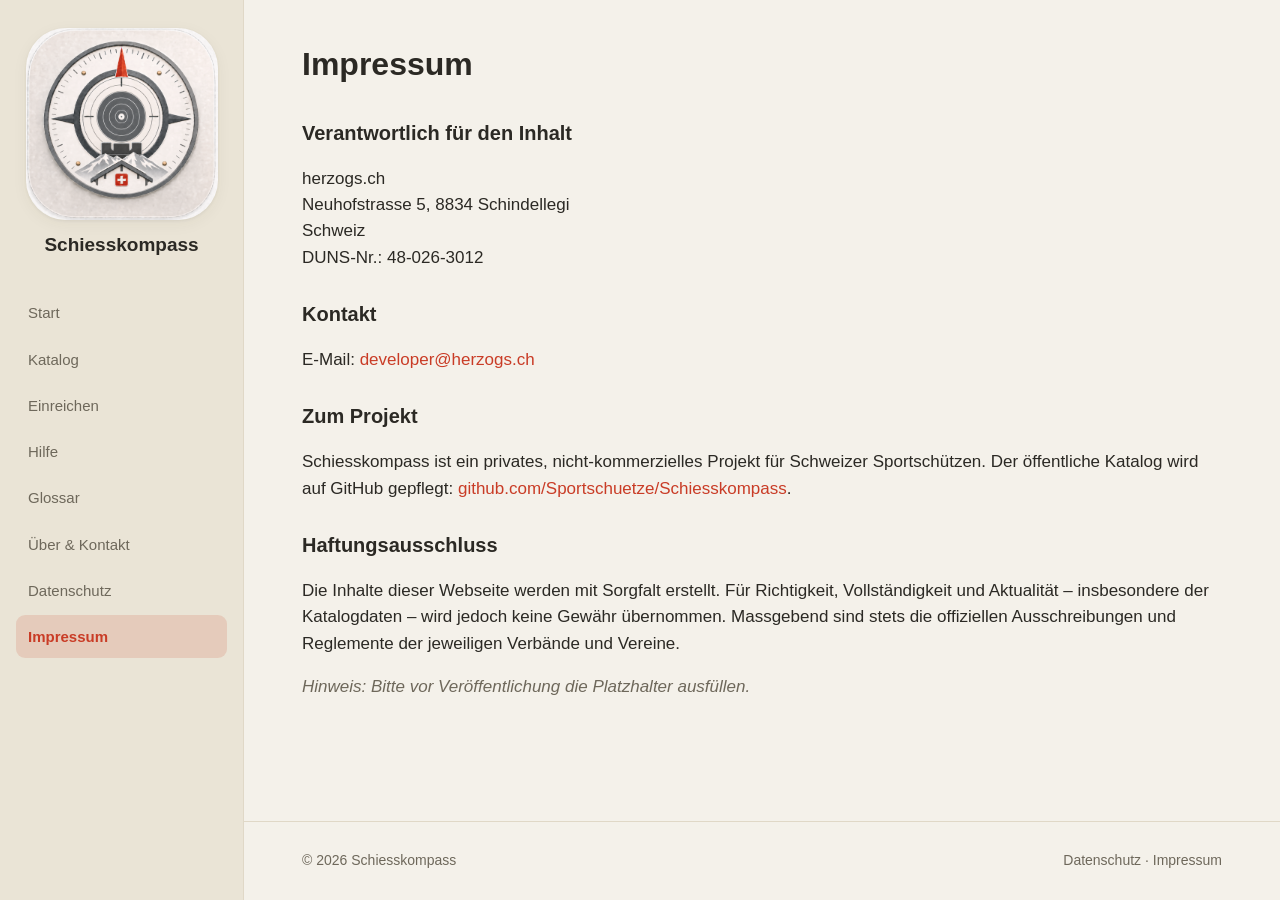
<file: impressum.html>
<!DOCTYPE html>
<html lang="de">
<head>
    <meta charset="utf-8">
    <meta name="viewport" content="width=device-width, initial-scale=1">
    <title>Impressum – Schiesskompass</title>
    <meta name="robots" content="noindex">
    <link rel="icon" type="image/png" href="assets/logo-180.png">
    <link rel="apple-touch-icon" href="assets/logo-180.png">
    <link rel="stylesheet" href="assets/style.css">
</head>
<body>
    <header class="site-header">
        <div class="wrap">
            <a class="brand" href="index.html"><img class="brand-logo" src="assets/logo.png" alt="Schiesskompass-Logo">Schiesskompass</a>
            <nav class="nav">
                <a href="index.html">Start</a>
                <a href="katalog.html">Katalog</a>
                <a href="einreichen.html">Einreichen</a>
                <a href="hilfe.html">Hilfe</a>
                <a href="glossar.html">Glossar</a>
                <a href="ueber.html">Über &amp; Kontakt</a>
                <a href="datenschutz.html">Datenschutz</a>
                <a href="impressum.html" class="active">Impressum</a>
            </nav>
        </div>
    </header>

    <main class="content">
        <div class="wrap">
            <h1>Impressum</h1>

            <h2>Verantwortlich für den Inhalt</h2>
            <p>
                herzogs.ch<br>
                Neuhofstrasse 5, 8834 Schindellegi<br>
                Schweiz<br>
                DUNS-Nr.: 48-026-3012
            </p>

            <h2>Kontakt</h2>
            <p>
                E-Mail: <a href="mailto:developer@herzogs.ch">developer@herzogs.ch</a>
            </p>

            <h2>Zum Projekt</h2>
            <p>
                Schiesskompass ist ein privates, nicht-kommerzielles Projekt für Schweizer
                Sportschützen. Der öffentliche Katalog wird auf GitHub gepflegt:
                <a href="https://github.com/Sportschuetze/Schiesskompass">github.com/Sportschuetze/Schiesskompass</a>.
            </p>

            <h2>Haftungsausschluss</h2>
            <p>
                Die Inhalte dieser Webseite werden mit Sorgfalt erstellt. Für Richtigkeit,
                Vollständigkeit und Aktualität – insbesondere der Katalogdaten – wird jedoch keine
                Gewähr übernommen. Massgebend sind stets die offiziellen Ausschreibungen und
                Reglemente der jeweiligen Verbände und Vereine.
            </p>

            <p class="muted"><em>Hinweis: Bitte vor Veröffentlichung die Platzhalter ausfüllen.</em></p>
        </div>
    </main>

    <footer class="site-footer">
        <div class="wrap">
            <span>© <span id="year"></span> Schiesskompass</span>
            <span><a href="datenschutz.html">Datenschutz</a> · <a href="impressum.html">Impressum</a></span>
        </div>
    </footer>
    <script>document.getElementById("year").textContent = new Date().getFullYear();</script>
</body>
</html>
</file>
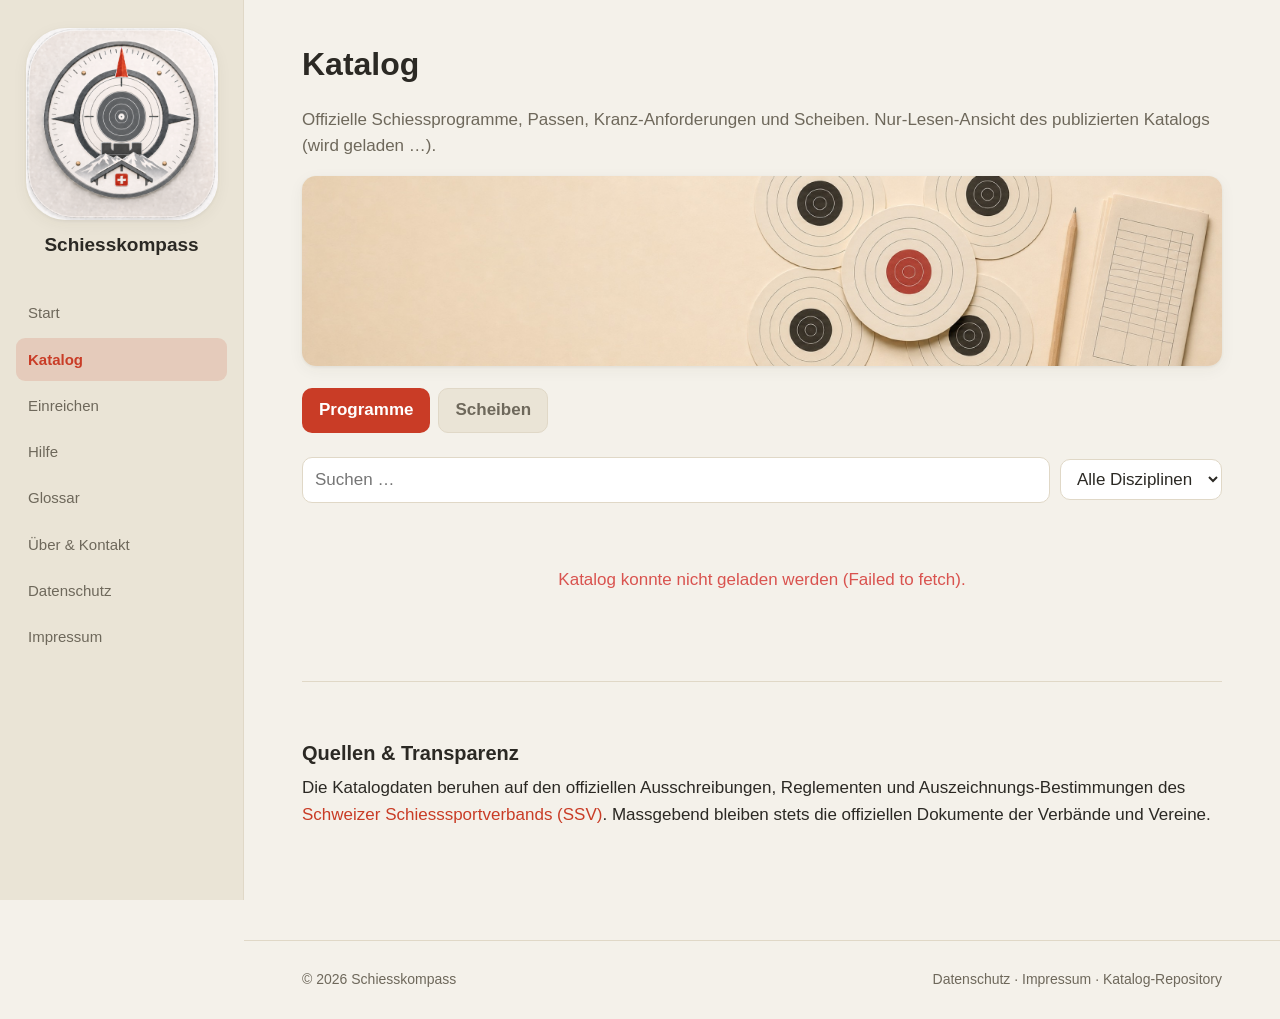
<file: katalog.html>
<!DOCTYPE html>
<html lang="de">
<head>
    <meta charset="utf-8">
    <meta name="viewport" content="width=device-width, initial-scale=1">
    <title>Katalog – Schiesskompass</title>
    <meta name="description" content="Offizielle Schiessprogramme, Passen, Kranz-Anforderungen und Scheiben im Schiesskompass-Katalog – öffentlich einsehbar.">
    <link rel="icon" type="image/png" href="assets/logo-180.png">
    <link rel="apple-touch-icon" href="assets/logo-180.png">
    <link rel="stylesheet" href="assets/style.css">
</head>
<body>
    <header class="site-header">
        <div class="wrap">
            <a class="brand" href="index.html"><img class="brand-logo" src="assets/logo.png" alt="Schiesskompass-Logo">Schiesskompass</a>
            <nav class="nav">
                <a href="index.html">Start</a>
                <a href="katalog.html" class="active">Katalog</a>
                <a href="einreichen.html">Einreichen</a>
                <a href="hilfe.html">Hilfe</a>
                <a href="glossar.html">Glossar</a>
                <a href="ueber.html">Über &amp; Kontakt</a>
                <a href="datenschutz.html">Datenschutz</a>
                <a href="impressum.html">Impressum</a>
            </nav>
        </div>
    </header>

    <main class="content">
        <div class="wrap">
            <h1>Katalog</h1>
            <p class="muted">
                Offizielle Schiessprogramme, Passen, Kranz-Anforderungen und Scheiben.
                Nur-Lesen-Ansicht des publizierten Katalogs
                (<span id="version-label">wird geladen …</span>).
            </p>

            <img class="figure-img banner" loading="lazy" src="assets/img/katalog.jpg" alt="Konzentrische Zielscheiben mit rotem Zentrum, Bleistift und Standblatt">

            <div class="tabbar" role="tablist">
                <button data-tab="programs" class="active">Programme</button>
                <button data-tab="targets">Scheiben</button>
            </div>

            <div class="toolbar">
                <input type="search" id="q" placeholder="Suchen …" autocomplete="off">
                <select id="filter-discipline"><option value="">Alle Disziplinen</option></select>
            </div>

            <div id="view-programs"></div>
            <div id="view-targets" hidden></div>
            <div id="status" class="status">Katalog wird geladen …</div>

            <section class="sources" id="sources">
                <h2>Quellen &amp; Transparenz</h2>
                <p id="sources-text">
                    Die Katalogdaten beruhen auf den offiziellen Ausschreibungen, Reglementen und
                    Auszeichnungs-Bestimmungen des <a href="https://www.swissshooting.ch">Schweizer
                    Schiesssportverbands (SSV)</a>. Massgebend bleiben stets die offiziellen Dokumente
                    der Verbände und Vereine.
                </p>
            </section>
        </div>
    </main>

    <footer class="site-footer">
        <div class="wrap">
            <span>© <span id="year"></span> Schiesskompass</span>
            <span>
                <a href="datenschutz.html">Datenschutz</a> ·
                <a href="impressum.html">Impressum</a> ·
                <a href="https://github.com/Sportschuetze/Schiesskompass">Katalog-Repository</a>
            </span>
        </div>
    </footer>

    <script src="assets/app.js"></script>
</body>
</html>
</file>
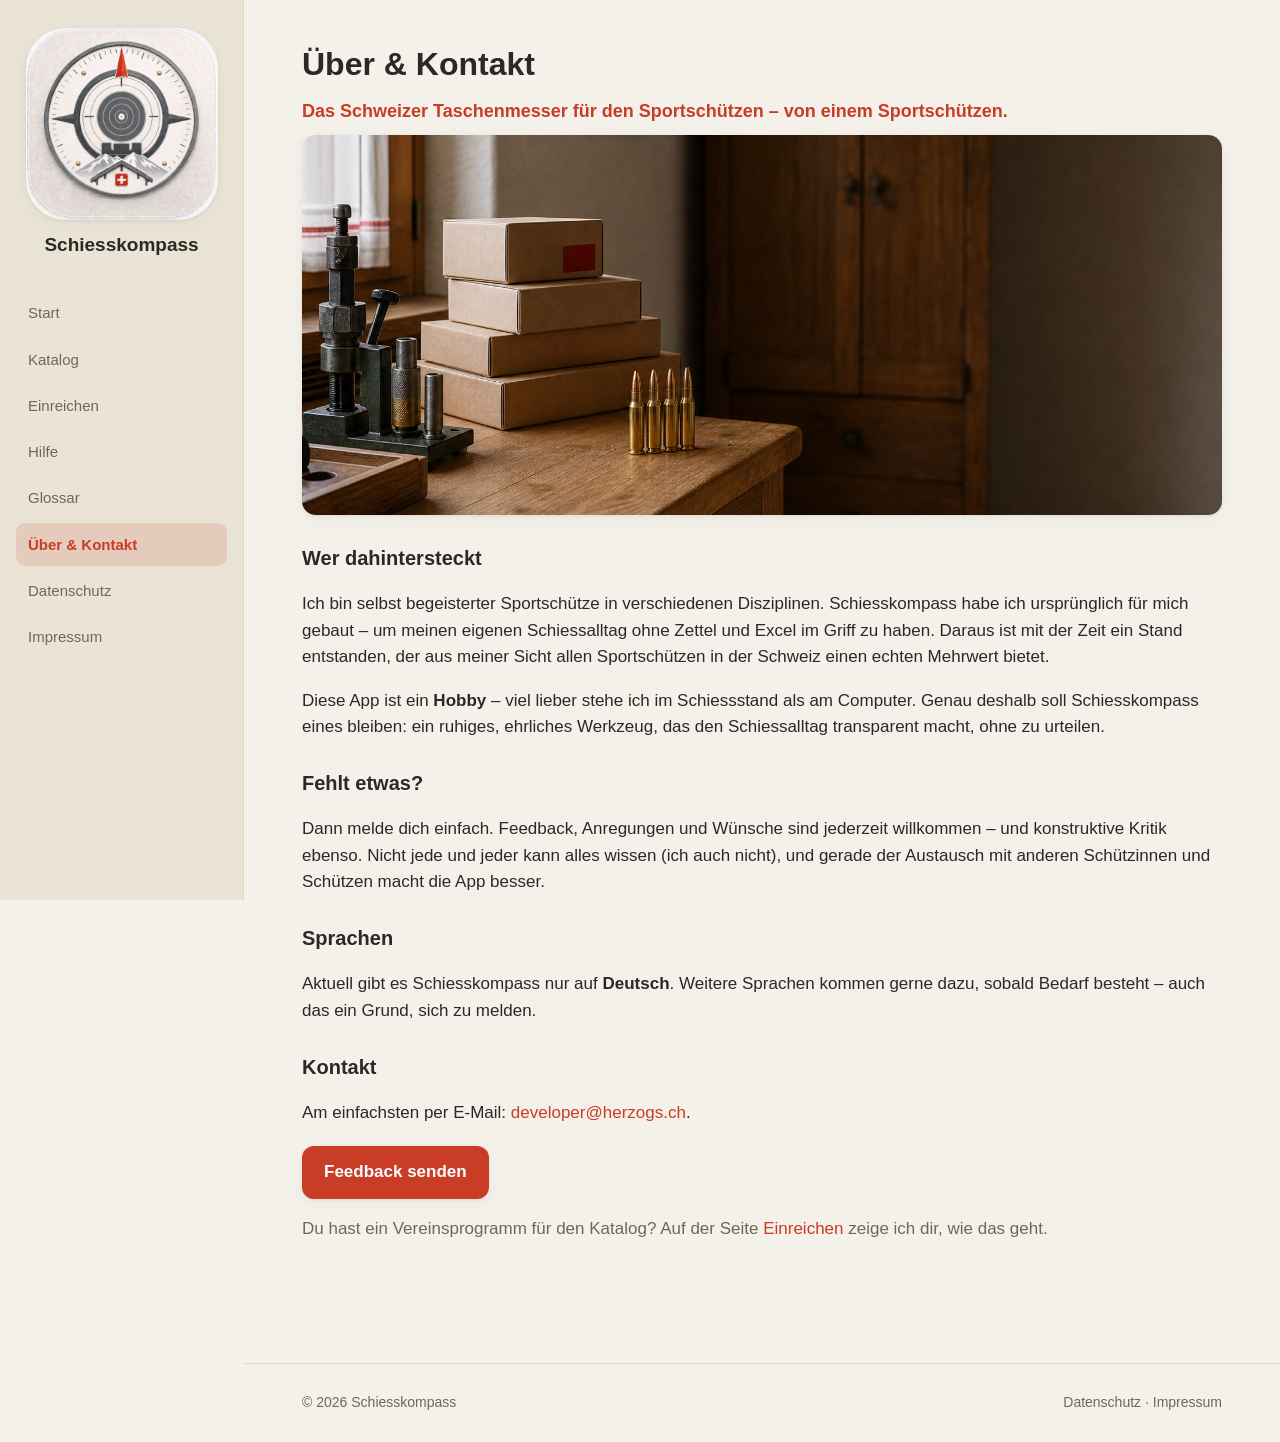
<file: ueber.html>
<!DOCTYPE html>
<html lang="de">
<head>
    <meta charset="utf-8">
    <meta name="viewport" content="width=device-width, initial-scale=1">
    <title>Über &amp; Kontakt – Schiesskompass</title>
    <meta name="description" content="Wer hinter Schiesskompass steckt: ein Sportschütze, der die App zuerst für sich gebaut hat. Feedback, Anregungen und konstruktive Kritik sind willkommen.">
    <link rel="icon" type="image/png" href="assets/logo-180.png">
    <link rel="apple-touch-icon" href="assets/logo-180.png">
    <link rel="stylesheet" href="assets/style.css">
</head>
<body>
    <header class="site-header">
        <div class="wrap">
            <a class="brand" href="index.html"><img class="brand-logo" src="assets/logo.png" alt="Schiesskompass-Logo">Schiesskompass</a>
            <nav class="nav">
                <a href="index.html">Start</a>
                <a href="katalog.html">Katalog</a>
                <a href="einreichen.html">Einreichen</a>
                <a href="hilfe.html">Hilfe</a>
                <a href="glossar.html">Glossar</a>
                <a href="ueber.html" class="active">Über &amp; Kontakt</a>
                <a href="datenschutz.html">Datenschutz</a>
                <a href="impressum.html">Impressum</a>
            </nav>
        </div>
    </header>

    <main class="content">
        <div class="wrap">
            <h1>Über &amp; Kontakt</h1>
            <p class="slogan-inline">Das Schweizer Taschenmesser für den Sportschützen – von einem Sportschützen.</p>
            <img class="figure-img" loading="lazy" src="assets/img/ueber.jpg" alt="Aufgeräumte Ecke eines Sportschützen: Munitionsschachteln, Wiederladepresse und Waffenschrank">


            <h2>Wer dahintersteckt</h2>
            <p>
                Ich bin selbst begeisterter Sportschütze in verschiedenen Disziplinen. Schiesskompass
                habe ich ursprünglich für mich gebaut – um meinen eigenen Schiessalltag ohne Zettel und
                Excel im Griff zu haben. Daraus ist mit der Zeit ein Stand entstanden, der aus meiner
                Sicht allen Sportschützen in der Schweiz einen echten Mehrwert bietet.
            </p>
            <p>
                Diese App ist ein <strong>Hobby</strong> – viel lieber stehe ich im Schiessstand als am
                Computer. Genau deshalb soll Schiesskompass eines bleiben: ein ruhiges, ehrliches
                Werkzeug, das den Schiessalltag transparent macht, ohne zu urteilen.
            </p>

            <h2>Fehlt etwas?</h2>
            <p>
                Dann melde dich einfach. Feedback, Anregungen und Wünsche sind jederzeit willkommen –
                und konstruktive Kritik ebenso. Nicht jede und jeder kann alles wissen (ich auch nicht),
                und gerade der Austausch mit anderen Schützinnen und Schützen macht die App besser.
            </p>

            <h2>Sprachen</h2>
            <p>
                Aktuell gibt es Schiesskompass nur auf <strong>Deutsch</strong>. Weitere Sprachen kommen
                gerne dazu, sobald Bedarf besteht – auch das ein Grund, sich zu melden.
            </p>

            <h2>Kontakt</h2>
            <p>
                Am einfachsten per E-Mail:
                <a href="mailto:developer@herzogs.ch">developer@herzogs.ch</a>.
            </p>
            <p style="margin-top:20px;">
                <a class="btn-primary" href="mailto:developer@herzogs.ch?subject=Feedback%20zu%20Schiesskompass">
                    Feedback senden
                </a>
            </p>
            <p class="muted" style="margin-top:16px;">
                Du hast ein Vereinsprogramm für den Katalog? Auf der Seite
                <a href="einreichen.html">Einreichen</a> zeige ich dir, wie das geht.
            </p>
        </div>
    </main>

    <footer class="site-footer">
        <div class="wrap">
            <span>© <span id="year"></span> Schiesskompass</span>
            <span><a href="datenschutz.html">Datenschutz</a> · <a href="impressum.html">Impressum</a></span>
        </div>
    </footer>
    <script>document.getElementById("year").textContent = new Date().getFullYear();</script>
</body>
</html>
</file>
<file: assets/style.css>
/* Schiesskompass – öffentliche Webseite (GitHub Pages)
   Ruhiges, sachliches Design. Akzent #0088FF (App-Icon-Blau).
   System-Font, Light/Dark über prefers-color-scheme. */

:root {
    /* Palette aus dem Schiesskompass-Logo: warmes Papier, Anthrazit, Rot-Akzent */
    --accent: #c93c26;        /* Kompassnadel / Schweizerkreuz */
    --accent-hover: #a82f1c;
    --bg: #f4f1ea;            /* warmes Zielscheiben-Papier */
    --bg-elev: #eae4d6;
    --card: #ffffff;
    --border: #e0d8c7;
    --text: #2b2924;         /* Anthrazit (Gewehre / Zielzentrum) */
    --text-dim: #6e685b;
    --shadow: 0 1px 3px rgba(60, 50, 30, 0.07), 0 4px 16px rgba(60, 50, 30, 0.05);
    --radius: 14px;
    --maxw: 960px;
}

@media (prefers-color-scheme: dark) {
    :root {
        --accent: #e2593f;   /* aufgehellt für Kontrast auf dunklem Grund */
        --accent-hover: #ef6b52;
        --bg: #14120d;
        --bg-elev: #1e1a13;
        --card: #1f1b14;
        --border: #322d22;
        --text: #f1ede3;
        --text-dim: #a49b89;
        --shadow: 0 1px 3px rgba(0, 0, 0, 0.5);
    }
}

* { box-sizing: border-box; }

html { -webkit-text-size-adjust: 100%; }

body {
    margin: 0;
    font-family: -apple-system, BlinkMacSystemFont, "SF Pro Text", "Segoe UI", Roboto, Helvetica, Arial, sans-serif;
    color: var(--text);
    background: var(--bg);
    line-height: 1.55;
    font-size: 17px;
}

a { color: var(--accent); text-decoration: none; }
a:hover { color: var(--accent-hover); text-decoration: underline; }
.tabbar button.active:hover { color: #fff; }

.wrap { max-width: var(--maxw); margin: 0 auto; padding: 0 20px; }

/* Kopfzeile / Navigation */
.site-header {
    position: sticky;
    top: 0;
    z-index: 10;
    backdrop-filter: saturate(180%) blur(20px);
    -webkit-backdrop-filter: saturate(180%) blur(20px);
    background: color-mix(in srgb, var(--bg) 82%, transparent);
    border-bottom: 1px solid var(--border);
}
.site-header .wrap {
    display: flex;
    align-items: center;
    justify-content: space-between;
    min-height: 56px;
    gap: 16px;
}
.brand { display: flex; align-items: center; gap: 10px; font-weight: 600; color: var(--text); }
.brand .brand-logo { width: 30px; height: 30px; border-radius: 7px; display: block; }
.nav { display: flex; gap: 18px; flex-wrap: wrap; }
.nav a { color: var(--text-dim); font-size: 15px; }
.nav a.active, .nav a:hover { color: var(--text); text-decoration: none; }

/* Ab Tablet-/Desktop-Breite: Navigation als feste linke Seitenleiste.
   Darunter (Mobil) bleibt die bekannte Top-Leiste erhalten. */
@media (min-width: 801px) {
    body { padding-left: 244px; }

    .site-header {
        position: fixed;
        top: 0; left: 0; bottom: 0;
        width: 244px; height: 100vh;
        overflow-y: auto;
        background: var(--bg-elev);
        border-right: 1px solid var(--border);
        border-bottom: none;
        backdrop-filter: none;
        -webkit-backdrop-filter: none;
    }
    .site-header .wrap {
        flex-direction: column;
        align-items: stretch;
        justify-content: flex-start;
        max-width: none;
        width: 100%;
        min-height: auto;
        padding: 24px 16px;
        gap: 6px;
    }
    .brand {
        flex-direction: column;
        align-items: center;
        text-align: center;
        gap: 10px;
        margin: 4px 8px 26px;
        font-size: 19px;
    }
    .brand .brand-logo { width: 192px; height: 192px; border-radius: 40px; box-shadow: var(--shadow); }

    .nav { flex-direction: column; gap: 3px; flex-wrap: nowrap; }
    .nav a {
        padding: 10px 12px;
        border-radius: 9px;
        font-size: 15px;
        transition: background 0.15s ease, color 0.15s ease;
    }
    .nav a:hover {
        background: color-mix(in srgb, var(--accent) 10%, transparent);
        color: var(--text);
    }
    .nav a.active {
        background: color-mix(in srgb, var(--accent) 15%, transparent);
        color: var(--accent);
        font-weight: 600;
    }
}

/* Hero */
/* Hero – Hintergrundbild mit warmem Overlay, helle Schrift */
.hero {
    position: relative;
    padding: 104px 0 92px;
    text-align: center;
    background-image: url(img/hero.jpg);
    background-size: cover;
    background-position: center 62%;
    overflow: hidden;
}
.hero::before {
    content: "";
    position: absolute;
    inset: 0;
    background: linear-gradient(180deg, rgba(20, 16, 10, 0.52), rgba(20, 16, 10, 0.74));
}
.hero .wrap { position: relative; z-index: 1; }
.hero h1 { font-size: clamp(30px, 6vw, 46px); line-height: 1.1; margin: 0 0 14px; letter-spacing: -0.02em; color: #ffffff; }
.hero .lead { font-size: clamp(18px, 3vw, 21px); color: rgba(255, 255, 255, 0.88); max-width: 620px; margin: 0 auto; }
.hero .slogan { margin: 22px auto 0; max-width: 620px; font-size: clamp(17px, 2.6vw, 20px); font-weight: 700; color: #f2917a; }
.hero .kicker { color: #eab8ab; font-weight: 700; letter-spacing: 0.04em; text-transform: uppercase; font-size: 13px; margin-bottom: 12px; }

/* Dekorative Bilder (Über, Katalog, Wartung) */
.figure-img {
    display: block;
    width: 100%;
    max-height: 380px;
    object-fit: cover;
    border-radius: var(--radius);
    box-shadow: var(--shadow);
    margin: 8px 0 22px;
}
.figure-img.banner { max-height: 190px; }

/* Karten-Raster */
.grid { display: grid; grid-template-columns: repeat(auto-fit, minmax(240px, 1fr)); gap: 16px; margin: 32px 0; }
.card {
    background: var(--card);
    border: 1px solid var(--border);
    border-radius: var(--radius);
    padding: 20px;
    box-shadow: var(--shadow);
}
.card h3 { margin: 0 0 6px; font-size: 18px; }
.card p { margin: 0; color: var(--text-dim); font-size: 15px; }

/* Primär-Button (Call-to-Action) */
.btn-primary {
    display: inline-block;
    background: var(--accent);
    color: #fff;
    font-weight: 700;
    padding: 13px 22px;
    border-radius: 12px;
    box-shadow: var(--shadow);
}
.btn-primary:hover { background: var(--accent-hover); color: #fff; text-decoration: none; }

.content ol { padding-left: 20px; }
.content ol li { margin: 6px 0; }

/* Quellen / Transparenz */
.sources { margin-top: 48px; padding-top: 28px; border-top: 1px solid var(--border); }
.sources h2 { font-size: 20px; margin: 0 0 6px; }
.sources p { color: var(--text-dim); margin: 0 0 8px; }

/* Hilfe-Themen */
.help-topic { padding: 20px 0; border-bottom: 1px solid var(--border); }
.help-topic:last-child { border-bottom: none; }
.help-topic h2 { font-size: 21px; margin: 0 0 4px; }
.help-topic .lead-sm { font-weight: 600; margin: 0 0 8px; }
.help-topic p { margin: 0 0 10px; color: var(--text); }
.help-topic ul { margin: 0; padding-left: 20px; color: var(--text-dim); }
.help-topic ul li { margin: 3px 0; }

/* Glossar */
.glossary-search {
    font: inherit; width: 100%; max-width: 340px;
    padding: 9px 12px; margin: 8px 0 20px;
    border: 1px solid var(--border); border-radius: 10px;
    background: var(--card); color: var(--text);
}
.glossary { margin: 0; }
.glossary dt { font-weight: 700; margin-top: 18px; color: var(--text); }
.glossary dd { margin: 3px 0 0; color: var(--text-dim); }

section.block { padding: 40px 0; }
section.block h2 { font-size: 26px; letter-spacing: -0.01em; margin: 0 0 8px; }
section.block > .wrap > p.sub { color: var(--text-dim); margin: 0 0 8px; }

/* Content-Seiten (Datenschutz/Impressum) */
.content { padding: 40px 0 64px; }
.content h1 { font-size: 32px; margin: 0 0 8px; }
.content h2 { font-size: 20px; margin: 28px 0 6px; }
.content p, .content li { color: var(--text); }
.content .muted { color: var(--text-dim); }
.content .slogan-inline { font-weight: 700; color: var(--accent); font-size: 18px; margin: 0 0 10px; }
.placeholder { background: color-mix(in srgb, var(--accent) 12%, transparent); border-radius: 4px; padding: 0 4px; }

/* Katalog */
.toolbar { display: flex; flex-wrap: wrap; gap: 10px; align-items: center; margin: 24px 0; }
.toolbar input[type="search"], .toolbar select {
    font: inherit;
    padding: 9px 12px;
    border: 1px solid var(--border);
    border-radius: 10px;
    background: var(--card);
    color: var(--text);
}
.toolbar input[type="search"] { flex: 1; min-width: 180px; }

.badge {
    display: inline-block;
    font-size: 12px;
    font-weight: 600;
    padding: 2px 9px;
    border-radius: 20px;
    background: var(--bg-elev);
    color: var(--text-dim);
    border: 1px solid var(--border);
}
.badge.accent { background: color-mix(in srgb, var(--accent) 15%, transparent); color: var(--accent); border-color: transparent; }

.prog {
    background: var(--card);
    border: 1px solid var(--border);
    border-radius: var(--radius);
    padding: 18px 20px;
    margin-bottom: 14px;
    box-shadow: var(--shadow);
}
.prog header { display: flex; align-items: baseline; justify-content: space-between; gap: 12px; flex-wrap: wrap; }
.prog h3 { margin: 0; font-size: 19px; }
.prog .meta { display: flex; gap: 8px; flex-wrap: wrap; margin: 10px 0; }
.prog .parts { list-style: none; margin: 12px 0 0; padding: 0; border-top: 1px solid var(--border); }
.prog .parts li { padding: 8px 0; border-bottom: 1px solid var(--border); font-size: 15px; display: flex; justify-content: space-between; gap: 12px; }
.prog .parts li:last-child { border-bottom: none; }
.prog .parts .pdetail { color: var(--text-dim); font-size: 13px; }
.kranz { margin-top: 12px; font-size: 14px; }
.kranz table { border-collapse: collapse; width: 100%; margin-top: 4px; }
.kranz th, .kranz td { text-align: left; padding: 4px 8px; border-bottom: 1px solid var(--border); font-size: 13px; }
.kranz th { color: var(--text-dim); font-weight: 600; }

.targets-grid { display: grid; grid-template-columns: repeat(auto-fill, minmax(150px, 1fr)); gap: 14px; margin: 16px 0; }
.tcard { background: var(--card); border: 1px solid var(--border); border-radius: var(--radius); overflow: hidden; box-shadow: var(--shadow); }
.tcard .imgbox { aspect-ratio: 1 / 1; background: var(--bg-elev); display: flex; align-items: center; justify-content: center; }
.tcard img { max-width: 100%; max-height: 100%; object-fit: contain; }
.tcard .tbody { padding: 10px 12px; }
.tcard h4 { margin: 0 0 2px; font-size: 15px; }
.tcard .tmeta { color: var(--text-dim); font-size: 13px; }

.status { text-align: center; color: var(--text-dim); padding: 40px 0; }
.status.err { color: #d9534f; }

/* Fusszeile */
.site-footer { border-top: 1px solid var(--border); padding: 28px 0; color: var(--text-dim); font-size: 14px; margin-top: 40px; }
.site-footer .wrap { display: flex; justify-content: space-between; flex-wrap: wrap; gap: 12px; }
.site-footer a { color: var(--text-dim); }

details.tabs summary { cursor: pointer; font-weight: 600; margin: 8px 0; }

.tabbar { display: flex; gap: 8px; margin: 20px 0; }
.tabbar button {
    font: inherit; font-weight: 600;
    padding: 8px 16px; border-radius: 10px; cursor: pointer;
    background: var(--bg-elev); color: var(--text-dim); border: 1px solid var(--border);
}
.tabbar button.active { background: var(--accent); color: #fff; border-color: transparent; }
</file>
